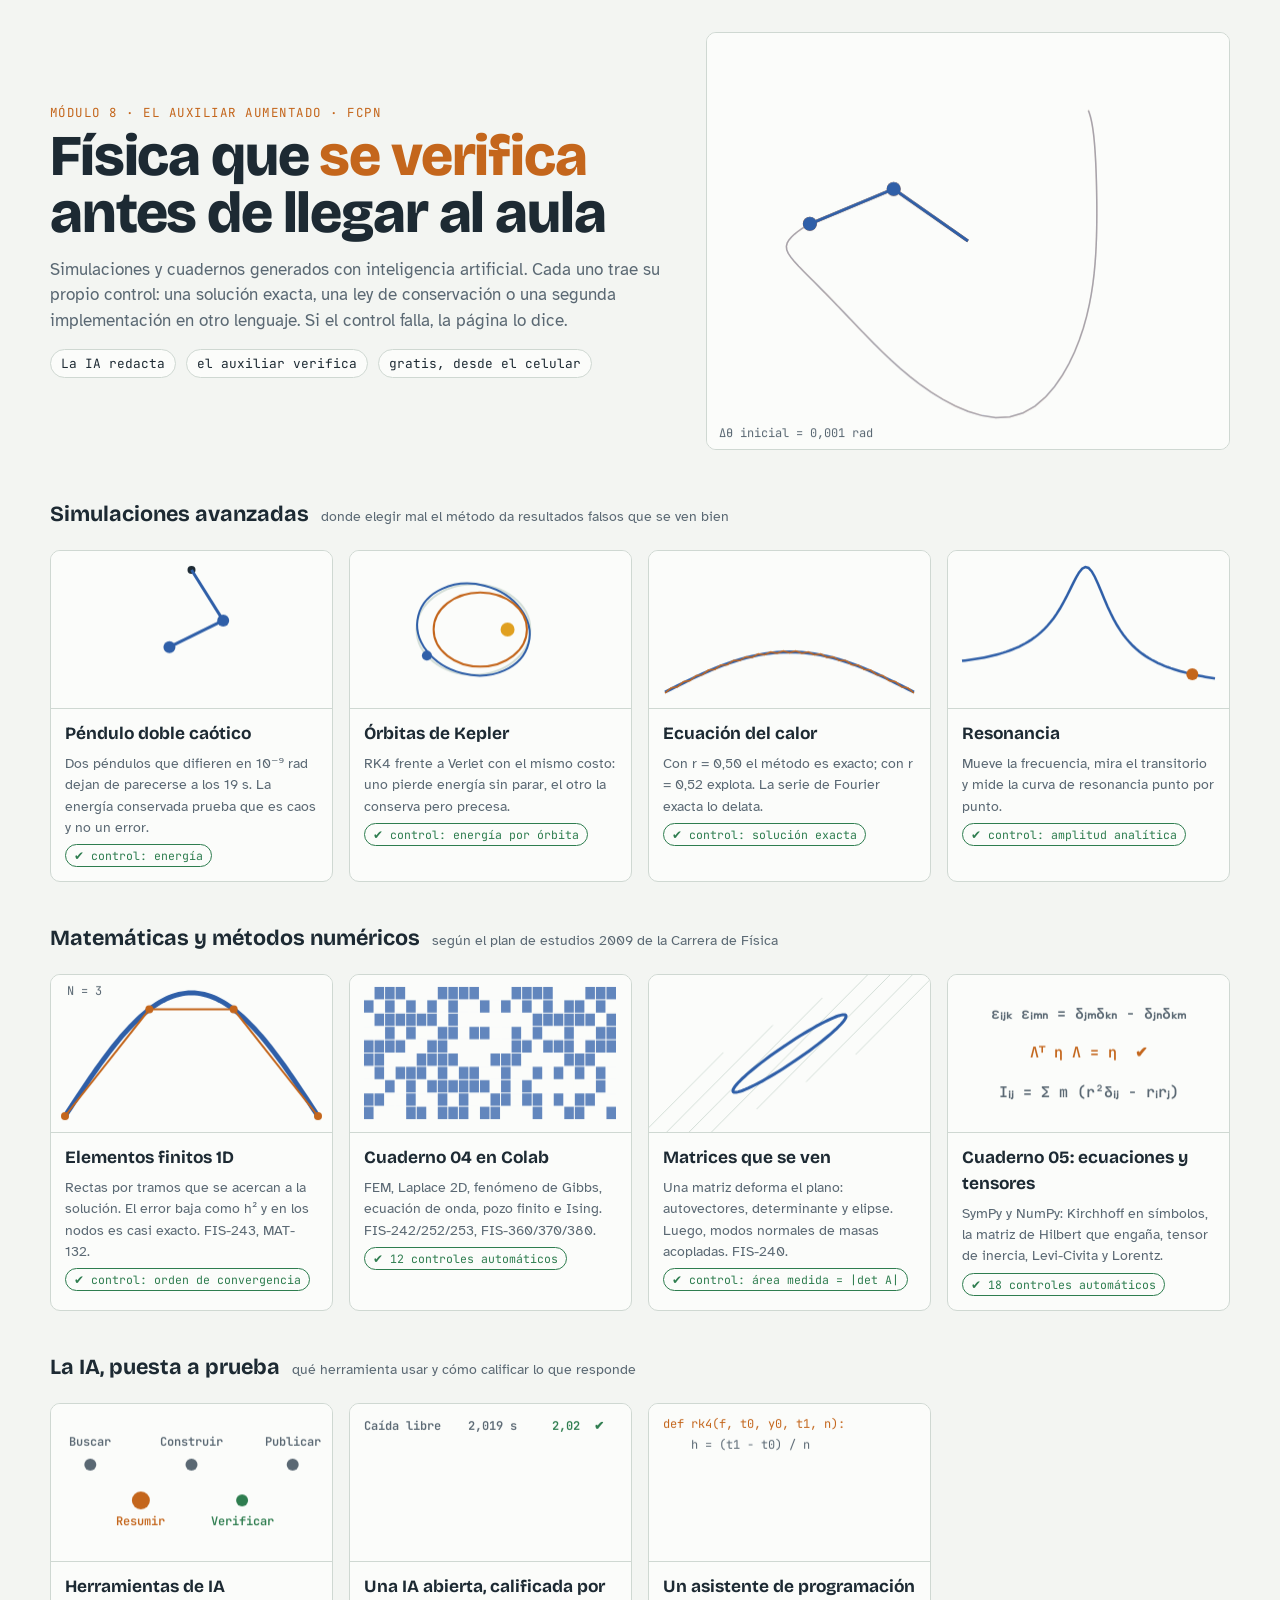
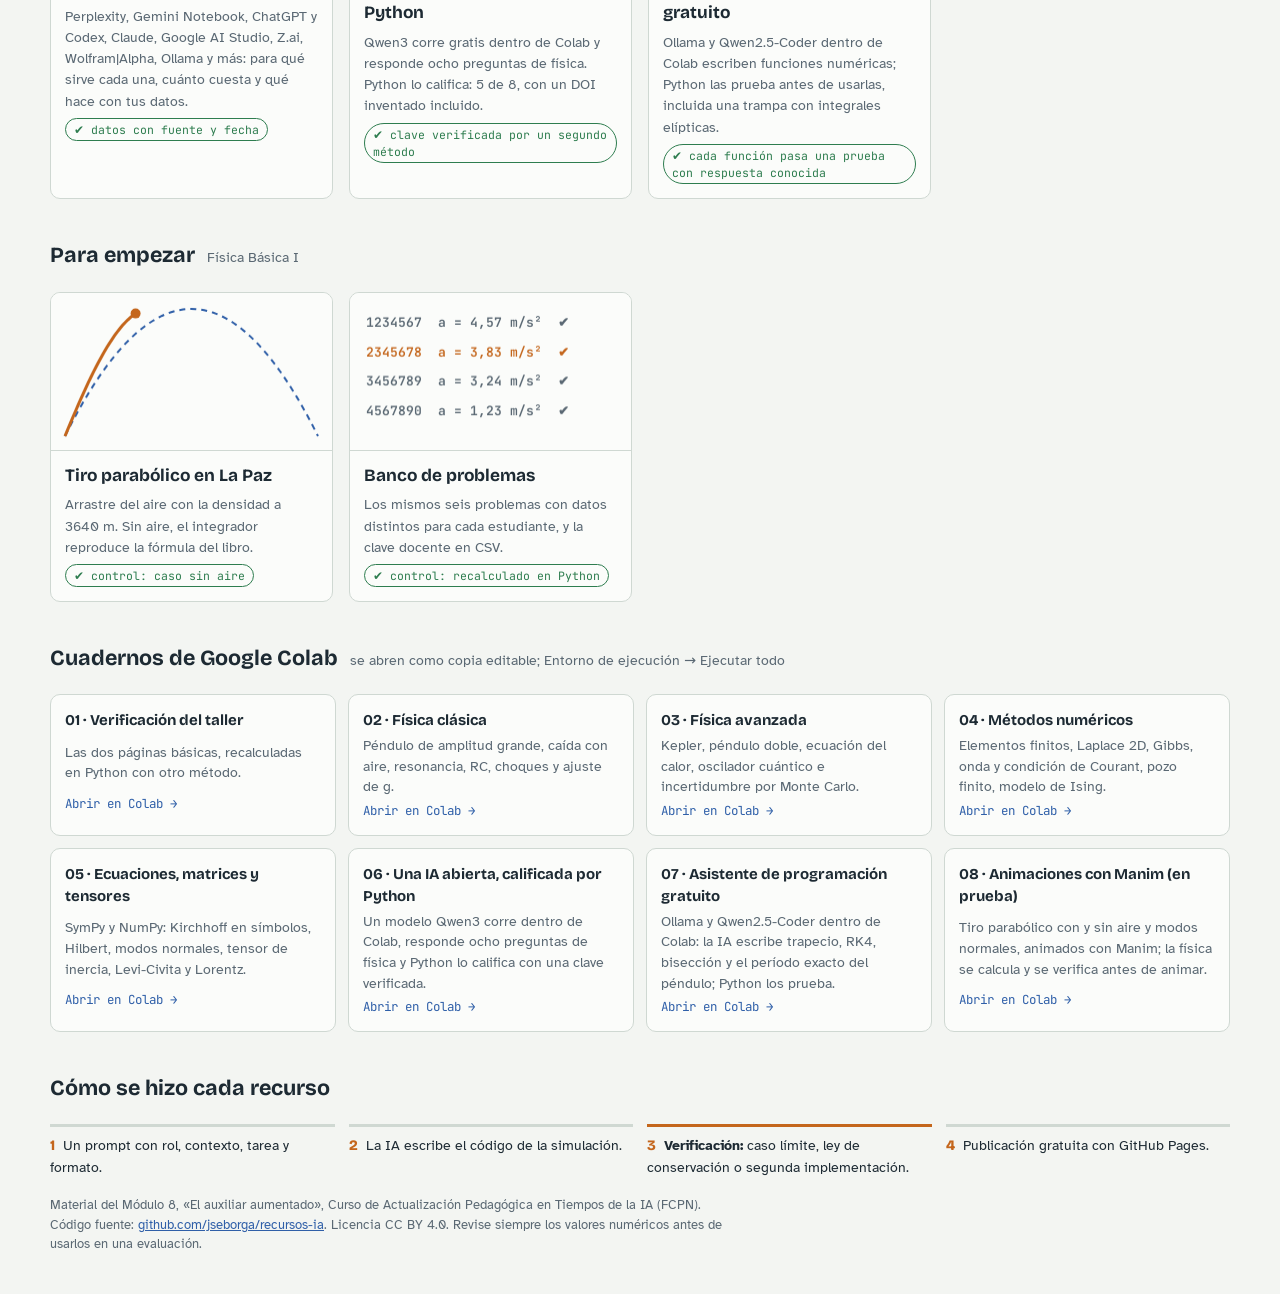
<file: docs/index.html>
<!doctype html>
<html lang="es">
<head>
<meta charset="utf-8">
<meta name="viewport" content="width=device-width, initial-scale=1, viewport-fit=cover">
<title>Recursos de Física con IA</title>
<meta name="description" content="Simulaciones de física hechas con IA y verificadas: tiro parabólico, péndulo doble, órbitas de Kepler, ecuación del calor, resonancia, elementos finitos, cuadernos de Google Colab y una guía de herramientas de IA.">
<link rel="stylesheet" href="https://fonts.googleapis.com/css2?family=Bricolage+Grotesque:opsz,wght@12..96,600;12..96,800&family=Atkinson+Hyperlegible:wght@400;700&family=JetBrains+Mono:wght@400;600&display=swap">
<link rel="stylesheet" href="assets/base.css">
<style>
  .hero{display:grid;grid-template-columns:1.2fr 1fr;gap:28px;align-items:center;padding-block:12px 8px}
  @media (max-width:860px){.hero{grid-template-columns:1fr}}
  .kicker{font-family:var(--f-mono);font-size:.78rem;letter-spacing:.12em;text-transform:uppercase;color:var(--b);margin:0}
  .hero h1{font-family:var(--f-display);font-weight:800;font-size:clamp(2.1rem,5.4vw,3.6rem);line-height:1;margin:.3rem 0 0;letter-spacing:-.02em;text-wrap:balance}
  .hero h1 em{font-style:normal;color:var(--b)}
  .hero p.lead{color:var(--muted);font-size:1.05rem;max-width:58ch;margin:.9rem 0 0}
  .rule{display:flex;gap:10px;flex-wrap:wrap;margin-top:1rem}
  .rule span{font-family:var(--f-mono);font-size:.8rem;border:1px solid var(--line);border-radius:999px;padding:4px 10px;background:var(--sheet)}
  .hero canvas{border:1px solid var(--line);border-radius:10px;background:var(--sheet)}
  h2.sec{font-family:var(--f-display);font-size:1.35rem;margin:22px 0 2px;display:flex;align-items:baseline;gap:12px}
  h2.sec small{font-family:var(--f-body);font-weight:400;font-size:.9rem;color:var(--muted)}
  .grid{display:grid;grid-template-columns:repeat(auto-fill,minmax(260px,1fr));gap:16px}
  .card{display:grid;grid-template-rows:auto 1fr;background:var(--sheet);border:1px solid var(--line);border-radius:10px;overflow:hidden;color:inherit;text-decoration:none;transition:border-color .15s, transform .15s}
  .card:hover,.card:focus-visible{border-color:var(--b);transform:translateY(-2px);outline:none}
  .card canvas{aspect-ratio:16/9;width:100%;height:auto;border-bottom:1px solid var(--line)}
  .card .body{padding:12px 14px 14px;display:grid;gap:6px;align-content:start}
  .card h3{font-family:var(--f-display);font-size:1.08rem;margin:0}
  .card p{margin:0;font-size:.88rem;color:var(--muted)}
  .tag{justify-self:start;font-family:var(--f-mono);font-size:.72rem;padding:2px 8px;border-radius:999px;border:1px solid var(--line)}
  .tag.ok{color:var(--ok);border-color:currentColor}
  .nb{display:grid;grid-template-columns:repeat(auto-fill,minmax(260px,1fr));gap:12px}
  .nb a{display:grid;gap:4px;background:var(--sheet);border:1px solid var(--line);border-radius:10px;padding:14px;color:inherit;text-decoration:none}
  .nb a:hover,.nb a:focus-visible{border-color:var(--a);outline:none}
  .nb strong{font-family:var(--f-display)}
  .nb span{font-size:.86rem;color:var(--muted)}
  .nb .go{font-family:var(--f-mono);font-size:.78rem;color:var(--a)}
  .method{display:grid;grid-template-columns:repeat(auto-fit,minmax(200px,1fr));gap:14px;counter-reset:m}
  .method div{border-top:3px solid var(--line);padding-top:8px;font-size:.9rem;counter-increment:m}
  .method div::before{content:counter(m);font-family:var(--f-display);font-weight:800;color:var(--b);margin-right:8px}
  .method div.key{border-color:var(--b)}
</style>
</head>
<body>
<div class="wrap">
  <section class="hero">
    <div>
      <p class="kicker">Módulo 8 · El auxiliar aumentado · FCPN</p>
      <h1>Física que <em>se verifica</em> antes de llegar al aula</h1>
      <p class="lead">Simulaciones y cuadernos generados con inteligencia artificial. Cada uno trae su propio control: una solución exacta, una ley de conservación o una segunda implementación en otro lenguaje. Si el control falla, la página lo dice.</p>
      <div class="rule"><span>La IA redacta</span><span>el auxiliar verifica</span><span>gratis, desde el celular</span></div>
    </div>
    <canvas id="hero" role="img" aria-label="Animación: un péndulo doble y su trayectoria caótica"></canvas>
  </section>

  <h2 class="sec">Simulaciones avanzadas <small>donde elegir mal el método da resultados falsos que se ven bien</small></h2>
  <div class="grid">
    <a class="card" href="pendulo-doble/"><canvas data-prev="pendulo"></canvas><div class="body"><h3>Péndulo doble caótico</h3><p>Dos péndulos que difieren en 10⁻⁹ rad dejan de parecerse a los 19 s. La energía conservada prueba que es caos y no un error.</p><span class="tag ok">✔ control: energía</span></div></a>
    <a class="card" href="orbitas/"><canvas data-prev="orbita"></canvas><div class="body"><h3>Órbitas de Kepler</h3><p>RK4 frente a Verlet con el mismo costo: uno pierde energía sin parar, el otro la conserva pero precesa.</p><span class="tag ok">✔ control: energía por órbita</span></div></a>
    <a class="card" href="calor/"><canvas data-prev="calor"></canvas><div class="body"><h3>Ecuación del calor</h3><p>Con r = 0,50 el método es exacto; con r = 0,52 explota. La serie de Fourier exacta lo delata.</p><span class="tag ok">✔ control: solución exacta</span></div></a>
    <a class="card" href="resonancia/"><canvas data-prev="resonancia"></canvas><div class="body"><h3>Resonancia</h3><p>Mueve la frecuencia, mira el transitorio y mide la curva de resonancia punto por punto.</p><span class="tag ok">✔ control: amplitud analítica</span></div></a>
  </div>

  <h2 class="sec">Matemáticas y métodos numéricos <small>según el plan de estudios 2009 de la Carrera de Física</small></h2>
  <div class="grid">
    <a class="card" href="elementos-finitos/"><canvas data-prev="fem"></canvas><div class="body"><h3>Elementos finitos 1D</h3><p>Rectas por tramos que se acercan a la solución. El error baja como h² y en los nodos es casi exacto. FIS-243, MAT-132.</p><span class="tag ok">✔ control: orden de convergencia</span></div></a>
    <a class="card" href="https://colab.research.google.com/github/jseborga/recursos-ia/blob/main/notebooks/04_metodos_numericos.ipynb"><canvas data-prev="metodos"></canvas><div class="body"><h3>Cuaderno 04 en Colab</h3><p>FEM, Laplace 2D, fenómeno de Gibbs, ecuación de onda, pozo finito e Ising. FIS-242/252/253, FIS-360/370/380.</p><span class="tag ok">✔ 12 controles automáticos</span></div></a>
    <a class="card" href="algebra-lineal/"><canvas data-prev="matriz"></canvas><div class="body"><h3>Matrices que se ven</h3><p>Una matriz deforma el plano: autovectores, determinante y elipse. Luego, modos normales de masas acopladas. FIS-240.</p><span class="tag ok">✔ control: área medida = |det A|</span></div></a>
    <a class="card" href="https://colab.research.google.com/github/jseborga/recursos-ia/blob/main/notebooks/05_matrices_tensores.ipynb"><canvas data-prev="tensor"></canvas><div class="body"><h3>Cuaderno 05: ecuaciones y tensores</h3><p>SymPy y NumPy: Kirchhoff en símbolos, la matriz de Hilbert que engaña, tensor de inercia, Levi-Civita y Lorentz.</p><span class="tag ok">✔ 18 controles automáticos</span></div></a>
  </div>

  <h2 class="sec">La IA, puesta a prueba <small>qué herramienta usar y cómo calificar lo que responde</small></h2>
  <div class="grid">
    <a class="card" href="herramientas/"><canvas data-prev="flujo"></canvas><div class="body"><h3>Herramientas de IA</h3><p>Perplexity, Gemini Notebook, ChatGPT y Codex, Claude, Google AI Studio, Z.ai, Wolfram|Alpha, Ollama y más: para qué sirve cada una, cuánto cuesta y qué hace con tus datos.</p><span class="tag ok">✔ datos con fuente y fecha</span></div></a>
    <a class="card" href="https://colab.research.google.com/github/jseborga/recursos-ia/blob/main/notebooks/06_ia_abierta.ipynb"><canvas data-prev="examen"></canvas><div class="body"><h3>Una IA abierta, calificada por Python</h3><p>Qwen3 corre gratis dentro de Colab y responde ocho preguntas de física. Python lo califica: 5 de 8, con un DOI inventado incluido.</p><span class="tag ok">✔ clave verificada por un segundo método</span></div></a>
    <a class="card" href="https://colab.research.google.com/github/jseborga/recursos-ia/blob/main/notebooks/07_asistente_programacion.ipynb"><canvas data-prev="codigo"></canvas><div class="body"><h3>Un asistente de programación gratuito</h3><p>Ollama y Qwen2.5-Coder dentro de Colab escriben funciones numéricas; Python las prueba antes de usarlas, incluida una trampa con integrales elípticas.</p><span class="tag ok">✔ cada función pasa una prueba con respuesta conocida</span></div></a>
  </div>

  <h2 class="sec">Para empezar <small>Física Básica I</small></h2>
  <div class="grid">
    <a class="card" href="tiro-parabolico/"><canvas data-prev="tiro"></canvas><div class="body"><h3>Tiro parabólico en La Paz</h3><p>Arrastre del aire con la densidad a 3640 m. Sin aire, el integrador reproduce la fórmula del libro.</p><span class="tag ok">✔ control: caso sin aire</span></div></a>
    <a class="card" href="banco-problemas/"><canvas data-prev="banco"></canvas><div class="body"><h3>Banco de problemas</h3><p>Los mismos seis problemas con datos distintos para cada estudiante, y la clave docente en CSV.</p><span class="tag ok">✔ control: recalculado en Python</span></div></a>
  </div>

  <h2 class="sec">Cuadernos de Google Colab <small>se abren como copia editable; Entorno de ejecución → Ejecutar todo</small></h2>
  <div class="nb">
    <a href="https://colab.research.google.com/github/jseborga/recursos-ia/blob/main/notebooks/01_verificacion_taller.ipynb"><strong>01 · Verificación del taller</strong><span>Las dos páginas básicas, recalculadas en Python con otro método.</span><span class="go">Abrir en Colab →</span></a>
    <a href="https://colab.research.google.com/github/jseborga/recursos-ia/blob/main/notebooks/02_fisica_clasica.ipynb"><strong>02 · Física clásica</strong><span>Péndulo de amplitud grande, caída con aire, resonancia, RC, choques y ajuste de g.</span><span class="go">Abrir en Colab →</span></a>
    <a href="https://colab.research.google.com/github/jseborga/recursos-ia/blob/main/notebooks/03_fisica_avanzada.ipynb"><strong>03 · Física avanzada</strong><span>Kepler, péndulo doble, ecuación del calor, oscilador cuántico e incertidumbre por Monte Carlo.</span><span class="go">Abrir en Colab →</span></a>
    <a href="https://colab.research.google.com/github/jseborga/recursos-ia/blob/main/notebooks/04_metodos_numericos.ipynb"><strong>04 · Métodos numéricos</strong><span>Elementos finitos, Laplace 2D, Gibbs, onda y condición de Courant, pozo finito, modelo de Ising.</span><span class="go">Abrir en Colab →</span></a>
    <a href="https://colab.research.google.com/github/jseborga/recursos-ia/blob/main/notebooks/05_matrices_tensores.ipynb"><strong>05 · Ecuaciones, matrices y tensores</strong><span>SymPy y NumPy: Kirchhoff en símbolos, Hilbert, modos normales, tensor de inercia, Levi-Civita y Lorentz.</span><span class="go">Abrir en Colab →</span></a>
    <a href="https://colab.research.google.com/github/jseborga/recursos-ia/blob/main/notebooks/06_ia_abierta.ipynb"><strong>06 · Una IA abierta, calificada por Python</strong><span>Un modelo Qwen3 corre dentro de Colab, responde ocho preguntas de física y Python lo califica con una clave verificada.</span><span class="go">Abrir en Colab →</span></a>
    <a href="https://colab.research.google.com/github/jseborga/recursos-ia/blob/main/notebooks/07_asistente_programacion.ipynb"><strong>07 · Asistente de programación gratuito</strong><span>Ollama y Qwen2.5-Coder dentro de Colab: la IA escribe trapecio, RK4, bisección y el período exacto del péndulo; Python los prueba.</span><span class="go">Abrir en Colab →</span></a>
    <a href="https://colab.research.google.com/github/jseborga/recursos-ia/blob/main/notebooks/08_animaciones_manim.ipynb"><strong>08 · Animaciones con Manim (en prueba)</strong><span>Tiro parabólico con y sin aire y modos normales, animados con Manim; la física se calcula y se verifica antes de animar.</span><span class="go">Abrir en Colab →</span></a>
  </div>

  <h2 class="sec">Cómo se hizo cada recurso</h2>
  <div class="method">
    <div>Un prompt con rol, contexto, tarea y formato.</div>
    <div>La IA escribe el código de la simulación.</div>
    <div class="key"><strong>Verificación:</strong> caso límite, ley de conservación o segunda implementación.</div>
    <div>Publicación gratuita con GitHub Pages.</div>
  </div>

  <footer>Material del Módulo 8, «El auxiliar aumentado», Curso de Actualización Pedagógica en Tiempos de la IA (FCPN). Código fuente: <a href="https://github.com/jseborga/recursos-ia">github.com/jseborga/recursos-ia</a>. Licencia CC BY 4.0. Revise siempre los valores numéricos antes de usarlos en una evaluación.</footer>
</div>

<script src="assets/plot.js"></script>
<script>
(function () {
  const still = Lab.reduced();
  // --- Héroe: péndulo doble con estela (física real, RK4) ---
  const g = 9.81;
  function d(s) { const [a, wa, b, wb] = s, dd = b - a, c = Math.cos(dd), sn = Math.sin(dd), den = 2 - c * c;
    return [wa, (wa * wa * sn * c + g * Math.sin(b) * c + wb * wb * sn - 2 * g * Math.sin(a)) / den, wb, (-wb * wb * sn * c + 2 * (g * Math.sin(a) * c - wa * wa * sn - g * Math.sin(b))) / den]; }
  function rk(s, h) { const k1 = d(s), k2 = d(s.map((x, i) => x + h / 2 * k1[i])), k3 = d(s.map((x, i) => x + h / 2 * k2[i])), k4 = d(s.map((x, i) => x + h * k3[i])); return s.map((x, i) => x + h / 6 * (k1[i] + 2 * k2[i] + 2 * k3[i] + k4[i])); }
  let P = [2.2, 0, 2.6, 0], Q = [2.2 + 1e-3, 0, 2.6, 0], tr = [[], []];
  const hero = document.getElementById("hero");
  function heroDraw() {
    const { ctx, w, h } = Lab.fit(hero, 1.25); ctx.fillStyle = Lab.css("--sheet"); ctx.fillRect(0, 0, w, h);
    const sc = Math.min(w, h) / 4.6, ox = w / 2, oy = h / 2;
    [[Q, "--b", tr[1]], [P, "--a", tr[0]]].forEach(([s, c, t]) => {
      const x1 = Math.sin(s[0]), y1 = Math.cos(s[0]), x2 = x1 + Math.sin(s[2]), y2 = y1 + Math.cos(s[2]);
      t.push([x2, y2]); if (t.length > 260) t.shift();
      ctx.strokeStyle = Lab.css(c); ctx.globalAlpha = .35; ctx.lineWidth = 1.5; ctx.beginPath();
      t.forEach((p, i) => i ? ctx.lineTo(ox + p[0] * sc, oy + p[1] * sc) : ctx.moveTo(ox + p[0] * sc, oy + p[1] * sc)); ctx.stroke(); ctx.globalAlpha = 1;
      ctx.lineWidth = 3; ctx.beginPath(); ctx.moveTo(ox, oy); ctx.lineTo(ox + x1 * sc, oy + y1 * sc); ctx.lineTo(ox + x2 * sc, oy + y2 * sc); ctx.stroke();
      ctx.fillStyle = Lab.css(c); [[x1, y1], [x2, y2]].forEach(p => { ctx.beginPath(); ctx.arc(ox + p[0] * sc, oy + p[1] * sc, 7, 0, 7); ctx.fill(); });
    });
    ctx.fillStyle = Lab.css("--muted"); ctx.font = "12px 'JetBrains Mono', monospace"; ctx.fillText("Δθ inicial = 0,001 rad", 12, h - 12);
  }
  // --- Vistas previas de las tarjetas ---
  const prev = {
    pendulo(ctx, w, h, t) { const a = 0.8 * Math.sin(t * 1.3), b = 1.3 * Math.sin(t * 2.1 + 1) + 0.4 * Math.sin(t * 3.7); const ox = w / 2, oy = h * .12, L = h * .38;
      ctx.fillStyle = Lab.css("--ink"); ctx.beginPath(); ctx.arc(ox, oy, 4, 0, 7); ctx.fill();
      const x1 = ox + L * Math.sin(a), y1 = oy + L * Math.cos(a), x2 = x1 + L * Math.sin(b), y2 = y1 + L * Math.cos(b);
      ctx.strokeStyle = Lab.css("--a"); ctx.lineWidth = 3; ctx.beginPath(); ctx.moveTo(ox, oy); ctx.lineTo(x1, y1); ctx.lineTo(x2, y2); ctx.stroke();
      ctx.fillStyle = Lab.css("--a"); [[x1, y1], [x2, y2]].forEach(p => { ctx.beginPath(); ctx.arc(p[0], p[1], 6, 0, 7); ctx.fill(); }); },
    orbita(ctx, w, h, t) { const e = .6, a = h * .36, b = a * Math.sqrt(1 - e * e), cx = w / 2 + a * e * .5, cy = h / 2;
      ctx.strokeStyle = Lab.css("--grid"); ctx.beginPath(); ctx.ellipse(cx - a * e, cy, a, b, 0, 0, 7); ctx.stroke();
      ctx.strokeStyle = Lab.css("--a"); ctx.lineWidth = 2; ctx.beginPath(); ctx.ellipse(cx - a * e, cy, a, b, .25, 0, 7); ctx.stroke();
      ctx.strokeStyle = Lab.css("--b"); ctx.beginPath(); ctx.ellipse(cx - a * e * .8, cy, a * .82, b * .82, 0, 0, 7); ctx.stroke();
      ctx.fillStyle = "#e0a020"; ctx.beginPath(); ctx.arc(cx, cy, 7, 0, 7); ctx.fill();
      let M = t * 1.2, E = M; for (let i = 0; i < 6; i++) E = M + e * Math.sin(E);
      ctx.fillStyle = Lab.css("--a"); ctx.beginPath(); ctx.arc(cx - a * e + a * Math.cos(E), cy + b * Math.sin(E), 5, 0, 7); ctx.fill(); },
    calor(ctx, w, h, t) { const n = 41, k = Math.exp(-((t % 6) / 6) * 3);
      ctx.strokeStyle = Lab.css("--a"); ctx.lineWidth = 3; ctx.beginPath();
      for (let i = 0; i < n; i++) { const x = i / (n - 1), y = 0.5 * Math.sin(Math.PI * x) * k; const px = 16 + x * (w - 32), py = h - 16 - y * (h - 32) * 1.6; i ? ctx.lineTo(px, py) : ctx.moveTo(px, py); } ctx.stroke();
      ctx.strokeStyle = Lab.css("--b"); ctx.lineWidth = 1.5; ctx.beginPath();
      for (let i = 0; i < n; i++) { const x = i / (n - 1), y = 0.5 * Math.sin(Math.PI * x) * k + (i % 2 ? 1 : -1) * 0.18 * Math.min(1, (t % 6) / 6) ** 3; const px = 16 + x * (w - 32), py = h - 16 - y * (h - 32) * 1.6; i ? ctx.lineTo(px, py) : ctx.moveTo(px, py); } ctx.stroke(); },
    resonancia(ctx, w, h, t) { const A = r => 1 / Math.sqrt((1 - r * r) ** 2 + 4 * .12 * .12 * r * r);
      ctx.strokeStyle = Lab.css("--a"); ctx.lineWidth = 2.5; ctx.beginPath();
      for (let i = 0; i <= 80; i++) { const r = .3 + 1.4 * i / 80, px = 14 + (w - 28) * i / 80, py = h - 14 - (A(r) / A(.985)) * (h - 30); i ? ctx.lineTo(px, py) : ctx.moveTo(px, py); } ctx.stroke();
      const r = 1 + .6 * Math.sin(t * .7), px = 14 + (w - 28) * (r - .3) / 1.4, py = h - 14 - (A(r) / A(.985)) * (h - 30);
      ctx.fillStyle = Lab.css("--b"); ctx.beginPath(); ctx.arc(px, py, 6, 0, 7); ctx.fill(); },
    tiro(ctx, w, h, t) { const T = (t % 4) / 4;
      ctx.strokeStyle = Lab.css("--a"); ctx.setLineDash([6, 5]); ctx.lineWidth = 2; ctx.beginPath();
      for (let i = 0; i <= 60; i++) { const s = i / 60, px = 14 + s * (w - 28), py = h - 14 - 4 * s * (1 - s) * (h - 30); i ? ctx.lineTo(px, py) : ctx.moveTo(px, py); } ctx.stroke(); ctx.setLineDash([]);
      ctx.strokeStyle = Lab.css("--b"); ctx.lineWidth = 3; ctx.beginPath(); let lx = 0, ly = 0;
      for (let i = 0; i <= 60 * T; i++) { const s = i / 60, px = 14 + s * .62 * (w - 28), py = h - 14 - 3.3 * s * (1 - s ** 1.6) * (h - 30) * .9; i ? ctx.lineTo(px, py) : ctx.moveTo(px, py); lx = px; ly = py; } ctx.stroke();
      ctx.fillStyle = Lab.css("--b"); ctx.beginPath(); ctx.arc(lx, ly, 5, 0, 7); ctx.fill(); },
    matriz(ctx, w, h, t) { const th = .6 * Math.sin(t * .5), A = [1.2 + .3 * Math.cos(t * .4), .6 + .4 * th, .6 + .4 * th, .8], ox = w / 2, oy = h / 2, S = h * .22;
      ctx.strokeStyle = Lab.css("--grid"); for (let i = -3; i <= 3; i++) { ctx.beginPath(); ctx.moveTo(ox + S * (A[0] * i - A[1] * 3), oy - S * (A[2] * i - A[3] * 3)); ctx.lineTo(ox + S * (A[0] * i + A[1] * 3), oy - S * (A[2] * i + A[3] * 3)); ctx.stroke(); }
      ctx.strokeStyle = Lab.css("--a"); ctx.lineWidth = 3; ctx.beginPath();
      for (let k = 0; k <= 80; k++) { const a = 2 * Math.PI * k / 80, x = A[0] * Math.cos(a) + A[1] * Math.sin(a), y = A[2] * Math.cos(a) + A[3] * Math.sin(a); k ? ctx.lineTo(ox + S * x, oy - S * y) : ctx.moveTo(ox + S * x, oy - S * y); } ctx.stroke(); ctx.lineWidth = 1; },
    tensor(ctx, w, h, t) { ctx.font = "600 15px 'JetBrains Mono', monospace"; ctx.textAlign = "center"; ctx.textBaseline = "middle";
      const rows = ["εᵢⱼₖ εᵢₘₙ = δⱼₘδₖₙ − δⱼₙδₖₘ", "Λᵀ η Λ = η", "Iᵢⱼ = Σ m (r²δᵢⱼ − rᵢrⱼ)"], k = Math.floor(t * .7) % 3;
      rows.forEach((r, i) => { ctx.fillStyle = Lab.css(i === k ? "--b" : "--muted"); ctx.fillText(r + (i === k ? "  ✔" : ""), w / 2, h * (i + 1) / 4); });
      ctx.textAlign = "left"; ctx.textBaseline = "alphabetic"; },
    examen(ctx, w, h, t) { const rows = [["Caída libre", "2,019 s", "2,02", 1], ["Péndulo", "2,009 s", "6,33", 0], ["Escape", "11,19 km/s", "8980", 0], ["0,8c ⊕ 0,8c", "0,9756c", "0,9804", 0], ["Paralelo", "2 Ω", "2", 1]];
      const k = Math.floor(t * .9) % (rows.length + 2); ctx.font = "600 12px 'JetBrains Mono', monospace";
      rows.forEach((r, i) => { if (i >= k) return; const y = 26 + i * (h - 34) / rows.length;
        ctx.fillStyle = Lab.css("--muted"); ctx.fillText(r[0], 14, y); ctx.fillText(r[1], w * .42, y);
        ctx.fillStyle = Lab.css(r[3] ? "--ok" : "--b"); ctx.fillText(r[2] + (r[3] ? "  ✔" : "  ✘"), w * .72, y); }); },
    codigo(ctx, w, h, t) { const L = ["def rk4(f, t0, y0, t1, n):", "    h = (t1 - t0) / n", "    for _ in range(n):", "        k1 = f(t, y) ...", "", "✔ error 3,1 × 10⁻¹¹"];
      const k = Math.floor(t * 1.2) % (L.length + 3); ctx.font = "12px 'JetBrains Mono', monospace";
      L.forEach((l, i) => { if (i >= k) return; ctx.fillStyle = Lab.css(i === L.length - 1 ? "--ok" : i === 0 ? "--b" : "--muted"); ctx.fillText(l, 14, 24 + i * (h - 30) / L.length); }); },
    fem(ctx, w, h, t) { const N = 2 + Math.floor(t * .7) % 9, X = x => 14 + x * (w - 28), Y = y => h - 16 - y * (h - 34);
      ctx.strokeStyle = Lab.css("--a"); ctx.lineWidth = 5; ctx.beginPath();
      for (let i = 0; i <= 80; i++) { const x = i / 80; i ? ctx.lineTo(X(x), Y(Math.sin(Math.PI * x))) : ctx.moveTo(X(x), Y(0)); } ctx.stroke();
      ctx.strokeStyle = Lab.css("--b"); ctx.fillStyle = Lab.css("--b"); ctx.lineWidth = 2; ctx.beginPath();
      for (let i = 0; i <= N; i++) { const x = i / N; i ? ctx.lineTo(X(x), Y(Math.sin(Math.PI * x))) : ctx.moveTo(X(x), Y(0)); } ctx.stroke();
      for (let i = 0; i <= N; i++) { const x = i / N; ctx.beginPath(); ctx.arc(X(x), Y(Math.sin(Math.PI * x)), 4, 0, 7); ctx.fill(); }
      ctx.fillStyle = Lab.css("--muted"); ctx.font = "12px 'JetBrains Mono', monospace"; ctx.fillText("N = " + N, 16, 20); },
    metodos(ctx, w, h, t) { const n = 24, cw = (w - 28) / n, ch = (h - 24) / 10, ph = t * .5;
      for (let j = 0; j < 10; j++) for (let i = 0; i < n; i++) { const s = Math.sin(i * .9 + j * 1.7 + Math.floor(ph * 3) * (i * j % 5)) > 0;
        ctx.fillStyle = Lab.css(s ? "--a" : "--sheet"); ctx.globalAlpha = s ? .75 : 1; ctx.fillRect(14 + i * cw, 12 + j * ch, cw - 1, ch - 1); } ctx.globalAlpha = 1; },
    flujo(ctx, w, h, t) { const lab = ["Buscar", "Resumir", "Construir", "Verificar", "Publicar"], k = Math.floor(t * .8) % 5;
      ctx.font = "600 12px 'JetBrains Mono', monospace"; ctx.textAlign = "center"; ctx.textBaseline = "middle";
      lab.forEach((s, i) => { const cx = 14 + (w - 28) * (i + .5) / 5, cy = h / 2 + (i % 2 ? 18 : -18);
        ctx.fillStyle = Lab.css(i === 3 ? "--ok" : i === k ? "--b" : "--muted"); ctx.beginPath(); ctx.arc(cx, cy, i === k ? 9 : 6, 0, 7); ctx.fill();
        ctx.fillText(s, cx, cy + (i % 2 ? 22 : -22)); });
      ctx.textAlign = "left"; ctx.textBaseline = "alphabetic"; },
    banco(ctx, w, h, t) { ctx.font = "600 13px 'JetBrains Mono', monospace"; const rows = ["1234567  a = 4,57 m/s²  ✔", "2345678  a = 3,83 m/s²  ✔", "3456789  a = 3,24 m/s²  ✔", "4567890  a = 1,23 m/s²  ✔"];
      const k = Math.floor(t * .8) % 4; rows.forEach((r, i) => { ctx.fillStyle = Lab.css(i === k ? "--b" : "--muted"); ctx.fillText(r, 16, 34 + i * (h - 40) / 4); }); }
  };
  const cards = [...document.querySelectorAll("canvas[data-prev]")];
  function drawCards(t) { cards.forEach(cv => { const { ctx, w, h } = Lab.fit(cv, 16 / 9); ctx.fillStyle = Lab.css("--sheet"); ctx.fillRect(0, 0, w, h); prev[cv.dataset.prev](ctx, w, h, t); }); }
  let t0 = performance.now();
  function frame(now) {
    for (let i = 0; i < 8; i++) { P = rk(P, .002); Q = rk(Q, .002); }
    heroDraw(); drawCards((now - t0) / 1000);
    if (!still) requestAnimationFrame(frame);
  }
  if (still) { for (let i = 0; i < 2000; i++) { P = rk(P, .002); Q = rk(Q, .002); } }
  requestAnimationFrame(frame);
  window.addEventListener("resize", () => { heroDraw(); drawCards((performance.now() - t0) / 1000); });
})();
</script>
</body>
</html>
</file>
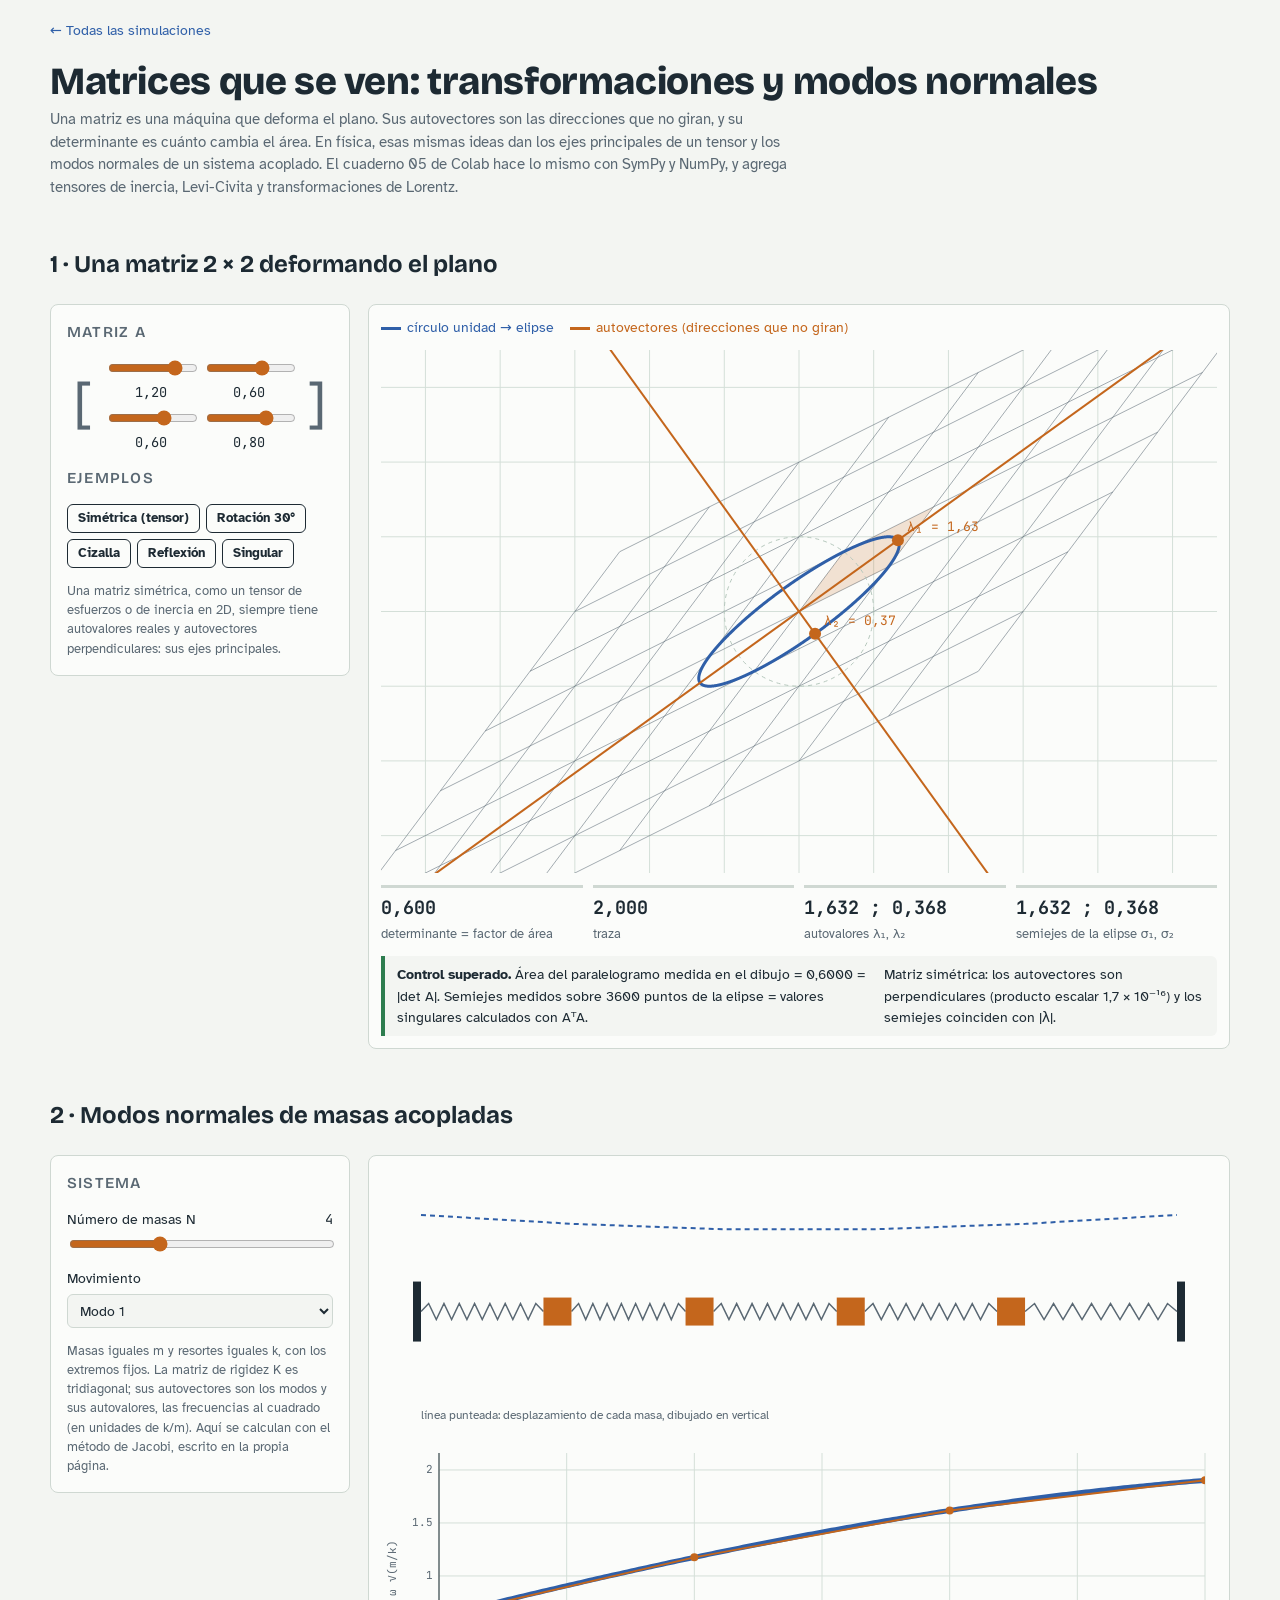
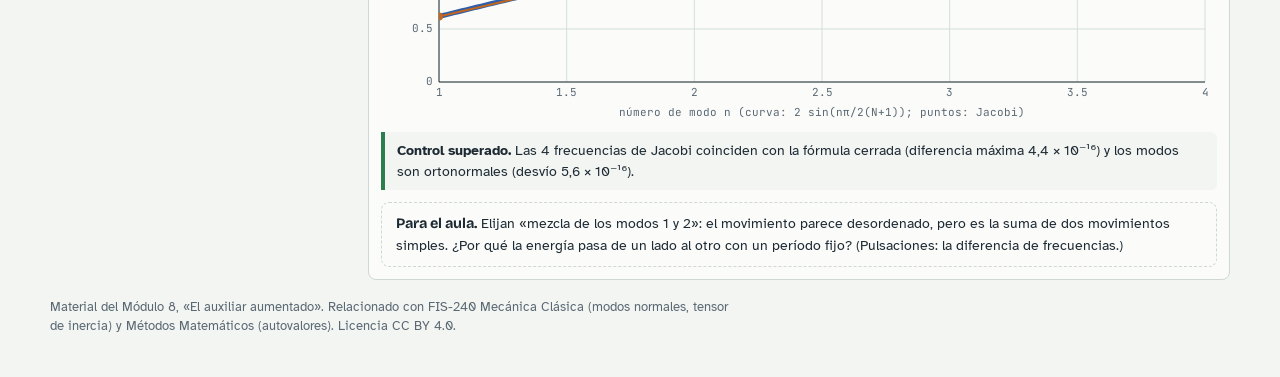
<file: docs/algebra-lineal/index.html>
<!doctype html>
<html lang="es">
<head>
<meta charset="utf-8">
<meta name="viewport" content="width=device-width, initial-scale=1, viewport-fit=cover">
<title>Matrices y Modos Normales</title>
<link rel="stylesheet" href="https://fonts.googleapis.com/css2?family=Bricolage+Grotesque:opsz,wght@12..96,600;12..96,800&family=Atkinson+Hyperlegible:wght@400;700&family=JetBrains+Mono:wght@400;600&display=swap">
<link rel="stylesheet" href="../assets/base.css">
<style>
  .mat{display:grid;grid-template-columns:auto 1fr 1fr auto;gap:6px 8px;align-items:center;font-family:var(--f-mono)}
  .mat .br{font-size:3.2rem;line-height:1;color:var(--muted);grid-row:span 2}
  .mat input{width:100%}
  .mat output{display:block;text-align:center;font-size:.85rem}
  .presets{display:flex;flex-wrap:wrap;gap:6px}
  .presets button{font-size:.8rem;padding:4px 10px}
  h2.part{font-family:var(--f-display);font-size:1.5rem;margin:30px 0 4px}
</style>
</head>
<body>
<div class="wrap">
  <a class="back" href="../">← Todas las simulaciones</a>
  <header>
    <h1>Matrices que se ven: transformaciones y modos normales</h1>
    <p>Una matriz es una máquina que deforma el plano. Sus autovectores son las direcciones que no giran, y su determinante es cuánto cambia el área. En física, esas mismas ideas dan los ejes principales de un tensor y los modos normales de un sistema acoplado. El cuaderno 05 de Colab hace lo mismo con SymPy y NumPy, y agrega tensores de inercia, Levi-Civita y transformaciones de Lorentz.</p>
  </header>

  <h2 class="part">1 · Una matriz 2 × 2 deformando el plano</h2>
  <div class="main">
    <section class="panel" aria-label="Matriz">
      <h2>Matriz A</h2>
      <div class="mat">
        <span class="br">[</span>
        <label><input id="a" type="range" min="-2" max="2" step="0.05" value="1.2"><output id="ao"></output></label>
        <label><input id="b" type="range" min="-2" max="2" step="0.05" value="0.6"><output id="bo"></output></label>
        <span class="br">]</span>
        <label><input id="c" type="range" min="-2" max="2" step="0.05" value="0.6"><output id="co"></output></label>
        <label><input id="d" type="range" min="-2" max="2" step="0.05" value="0.8"><output id="do"></output></label>
      </div>
      <h2>Ejemplos</h2>
      <div class="presets">
        <button type="button" class="ghost" data-m="1.2,0.6,0.6,0.8">Simétrica (tensor)</button>
        <button type="button" class="ghost" data-m="0.87,-0.5,0.5,0.87">Rotación 30°</button>
        <button type="button" class="ghost" data-m="1,1,0,1">Cizalla</button>
        <button type="button" class="ghost" data-m="1,0,0,-1">Reflexión</button>
        <button type="button" class="ghost" data-m="1,2,0.5,1">Singular</button>
      </div>
      <p class="note">Una matriz simétrica, como un tensor de esfuerzos o de inercia en 2D, siempre tiene autovalores reales y autovectores perpendiculares: sus ejes principales.</p>
    </section>
    <section class="stage" aria-label="Transformación">
      <div class="legend"><span class="a">círculo unidad → elipse</span><span class="b">autovectores (direcciones que no giran)</span></div>
      <canvas id="cv" role="img" aria-label="Rejilla deformada por la matriz, con la imagen del círculo unidad y los autovectores"></canvas>
      <div class="stats">
        <div class="stat"><b id="sdet">—</b><span>determinante = factor de área</span></div>
        <div class="stat"><b id="str">—</b><span>traza</span></div>
        <div class="stat"><b id="slam">—</b><span>autovalores λ₁, λ₂</span></div>
        <div class="stat"><b id="ssig">—</b><span>semiejes de la elipse σ₁, σ₂</span></div>
      </div>
      <div class="check" id="check1"></div>
    </section>
  </div>

  <h2 class="part">2 · Modos normales de masas acopladas</h2>
  <div class="main">
    <section class="panel" aria-label="Masas acopladas">
      <h2>Sistema</h2>
      <label for="N"><span class="row">Número de masas N <output id="No"></output></span><input id="N" type="range" min="2" max="8" step="1" value="4"></label>
      <label for="modo">Movimiento
        <select id="modo"></select>
      </label>
      <p class="note">Masas iguales m y resortes iguales k, con los extremos fijos. La matriz de rigidez K es tridiagonal; sus autovectores son los modos y sus autovalores, las frecuencias al cuadrado (en unidades de k/m). Aquí se calculan con el método de Jacobi, escrito en la propia página.</p>
    </section>
    <section class="stage" aria-label="Animación de los modos">
      <canvas id="cm" role="img" aria-label="Animación de masas unidas por resortes"></canvas>
      <canvas id="cw" role="img" aria-label="Frecuencias numéricas frente a la fórmula cerrada"></canvas>
      <div class="check" id="check2"></div>
      <div class="aula"><strong>Para el aula.</strong> Elijan «mezcla de los modos 1 y 2»: el movimiento parece desordenado, pero es la suma de dos movimientos simples. ¿Por qué la energía pasa de un lado al otro con un período fijo? (Pulsaciones: la diferencia de frecuencias.)</div>
    </section>
  </div>
  <footer>Material del Módulo 8, «El auxiliar aumentado». Relacionado con FIS-240 Mecánica Clásica (modos normales, tensor de inercia) y Métodos Matemáticos (autovalores). Licencia CC BY 4.0.</footer>
</div>

<script src="../assets/plot.js"></script>
<script>
(function () {
  const $ = id => document.getElementById(id);

  // ---------- Parte 1: matriz 2x2 ----------
  function eig2(a, b, c, d) {
    const tr = a + d, det = a * d - b * c, disc = tr * tr / 4 - det;
    if (disc < 0) return { real: false, re: tr / 2, im: Math.sqrt(-disc) };
    const s = Math.sqrt(disc), l1 = tr / 2 + s, l2 = tr / 2 - s;
    const vec = l => Math.abs(b) > 1e-12 ? [b, l - a] : Math.abs(c) > 1e-12 ? [l - d, c] : (Math.abs(l - a) < 1e-12 ? [1, 0] : [0, 1]);
    const n = v => { const r = Math.hypot(v[0], v[1]); return [v[0] / r, v[1] / r]; };
    return { real: true, l: [l1, l2], v: [n(vec(l1)), n(vec(l2))] };
  }
  function svd2(a, b, c, d) {                     // semiejes: raíces de los autovalores de AᵀA
    const p = a * a + c * c, q = a * b + c * d, r = b * b + d * d, t = (p + r) / 2, s = Math.sqrt(((p - r) / 2) ** 2 + q * q);
    return [Math.sqrt(t + s), Math.sqrt(Math.max(0, t - s))];
  }
  window.__alg = { eig2, svd2 };

  function part1() {
    const [a, b, c, d] = ["a", "b", "c", "d"].map(k => +$(k).value);
    ["a", "b", "c", "d"].forEach(k => $(k + "o").textContent = Lab.fmt(+$(k).value, 2));
    const { ctx, w, h } = Lab.fit($("cv"), 16 / 10);
    ctx.fillStyle = Lab.css("--sheet"); ctx.fillRect(0, 0, w, h);
    const S = Math.min(w, h) / 7, ox = w / 2, oy = h / 2;
    const P = (x, y) => [ox + S * x, oy - S * y], T = (x, y) => P(a * x + b * y, c * x + d * y);
    ctx.lineWidth = 1; ctx.strokeStyle = Lab.css("--grid");
    for (let i = -6; i <= 6; i++) {                 // rejilla original
      ctx.beginPath(); ctx.moveTo(...P(i, -6)); ctx.lineTo(...P(i, 6)); ctx.stroke();
      ctx.beginPath(); ctx.moveTo(...P(-6, i)); ctx.lineTo(...P(6, i)); ctx.stroke();
    }
    ctx.strokeStyle = Lab.css("--muted"); ctx.globalAlpha = .55;
    for (let i = -4; i <= 4; i++) {                 // rejilla transformada
      ctx.beginPath(); ctx.moveTo(...T(i, -4)); ctx.lineTo(...T(i, 4)); ctx.stroke();
      ctx.beginPath(); ctx.moveTo(...T(-4, i)); ctx.lineTo(...T(4, i)); ctx.stroke();
    }
    ctx.globalAlpha = 1;
    // cuadrado unidad → paralelogramo
    const sq = [[0, 0], [1, 0], [1, 1], [0, 1]].map(([x, y]) => T(x, y));
    ctx.fillStyle = Lab.css("--b"); ctx.globalAlpha = .18; ctx.beginPath(); sq.forEach((p, i) => i ? ctx.lineTo(...p) : ctx.moveTo(...p)); ctx.fill(); ctx.globalAlpha = 1;
    // círculo → elipse
    ctx.strokeStyle = Lab.css("--grid-strong"); ctx.setLineDash([4, 4]); ctx.beginPath(); ctx.arc(ox, oy, S, 0, 7); ctx.stroke(); ctx.setLineDash([]);
    ctx.strokeStyle = Lab.css("--a"); ctx.lineWidth = 3; ctx.beginPath();
    let maxR = 0, minR = Infinity;
    for (let k = 0; k <= 3600; k++) { const t = 2 * Math.PI * k / 3600, x = a * Math.cos(t) + b * Math.sin(t), y = c * Math.cos(t) + d * Math.sin(t);
      const r = Math.hypot(x, y); maxR = Math.max(maxR, r); minR = Math.min(minR, r); k ? ctx.lineTo(...P(x, y)) : ctx.moveTo(...P(x, y)); }
    ctx.stroke();
    // autovectores
    const E = eig2(a, b, c, d);
    if (E.real) E.v.forEach((v, i) => {
      ctx.strokeStyle = Lab.css("--b"); ctx.lineWidth = 2; ctx.beginPath(); ctx.moveTo(...P(-6 * v[0], -6 * v[1])); ctx.lineTo(...P(6 * v[0], 6 * v[1])); ctx.stroke();
      ctx.fillStyle = Lab.css("--b"); const p = P(E.l[i] * v[0], E.l[i] * v[1]); ctx.beginPath(); ctx.arc(p[0], p[1], 6, 0, 7); ctx.fill();
      ctx.font = "13px 'JetBrains Mono', monospace"; ctx.fillText("λ" + (i ? "₂" : "₁") + " = " + Lab.fmt(E.l[i], 2), p[0] + 9, p[1] - 9);
    });
    // estadísticas y controles independientes
    const det = a * d - b * c, tr = a + d, [s1, s2] = svd2(a, b, c, d);
    let area = 0; for (let i = 0; i < 4; i++) { const [x1, y1] = sq[i], [x2, y2] = sq[(i + 1) % 4]; area += x1 * y2 - x2 * y1; }
    area = Math.abs(area) / 2 / (S * S);             // fórmula del agrimensor sobre los vértices dibujados
    $("sdet").textContent = Lab.fmt(det, 3); $("str").textContent = Lab.fmt(tr, 3);
    $("slam").textContent = E.real ? Lab.fmt(E.l[0], 3) + " ; " + Lab.fmt(E.l[1], 3) : Lab.fmt(E.re, 2) + " ± " + Lab.fmt(E.im, 2) + " i";
    $("ssig").textContent = Lab.fmt(s1, 3) + " ; " + Lab.fmt(s2, 3);
    const eA = Math.abs(area - Math.abs(det)), eS = Math.abs(maxR - s1) / Math.max(s1, 1e-9);
    const ok = eA < 1e-9 && eS < 1e-5 && Math.abs(minR - s2) < 2e-3 * Math.max(s1, 1e-9);   // el mínimo muestreado tiene error ~ σ₁·Δθ cuando la elipse es casi un segmento
    const sym = Math.abs(b - c) < 1e-9;
    $("check1").className = "check" + (ok ? "" : " bad");
    $("check1").innerHTML = `<div><strong>${ok ? "Control superado" : "Revisar"}.</strong> Área del paralelogramo medida en el dibujo = ${Lab.fmt(area, 4)} = |det A|. Semiejes medidos sobre 3600 puntos de la elipse = valores singulares calculados con AᵀA.</div>` +
      (E.real ? "" : `<div>Autovalores complejos: ninguna dirección se queda quieta; la matriz rota el plano.</div>`) +
      (sym && E.real ? `<div>Matriz simétrica: los autovectores son perpendiculares (producto escalar ${Lab.sci(Math.abs(E.v[0][0] * E.v[1][0] + E.v[0][1] * E.v[1][1]))}) y los semiejes coinciden con |λ|.</div>` : "") +
      (Math.abs(det) < 1e-9 ? `<div>det A = 0: el plano se aplasta sobre una recta y el sistema A x = b no tiene solución única.</div>` : "");
  }
  ["a", "b", "c", "d"].forEach(k => $(k).addEventListener("input", part1));
  document.querySelectorAll("[data-m]").forEach(btn => btn.addEventListener("click", () => {
    btn.dataset.m.split(",").forEach((v, i) => $("abcd"[i]).value = v); part1();
  }));

  // ---------- Parte 2: modos normales ----------
  function jacobi(A) {                              // autovalores y autovectores de una matriz simétrica
    const n = A.length, a = A.map(r => r.slice()), V = a.map((_, i) => a.map((_, j) => +(i === j)));
    for (let sweep = 0; sweep < 100; sweep++) {
      let off = 0; for (let i = 0; i < n; i++) for (let j = i + 1; j < n; j++) off += a[i][j] ** 2;
      if (off < 1e-30) break;
      for (let p = 0; p < n; p++) for (let q = p + 1; q < n; q++) {
        if (Math.abs(a[p][q]) < 1e-300) continue;
        const th = (a[q][q] - a[p][p]) / (2 * a[p][q]), t = Math.sign(th || 1) / (Math.abs(th) + Math.sqrt(th * th + 1)), c = 1 / Math.sqrt(t * t + 1), s = t * c;
        for (let k = 0; k < n; k++) { const akp = a[k][p], akq = a[k][q]; a[k][p] = c * akp - s * akq; a[k][q] = s * akp + c * akq; }
        for (let k = 0; k < n; k++) { const apk = a[p][k], aqk = a[q][k]; a[p][k] = c * apk - s * aqk; a[q][k] = s * apk + c * aqk; }
        for (let k = 0; k < n; k++) { const vkp = V[k][p], vkq = V[k][q]; V[k][p] = c * vkp - s * vkq; V[k][q] = s * vkp + c * vkq; }
      }
    }
    const idx = a.map((_, i) => i).sort((i, j) => a[i][i] - a[j][j]);
    return { w2: idx.map(i => a[i][i]), V: idx.map(i => V.map(r => r[i])) };
  }
  const Kmat = N => Array.from({ length: N }, (_, i) => Array.from({ length: N }, (_, j) => i === j ? 2 : Math.abs(i - j) === 1 ? -1 : 0));
  window.__alg.jacobi = jacobi; window.__alg.Kmat = Kmat;

  let modes, N, t0 = performance.now();
  function part2() {
    N = +$("N").value; $("No").textContent = N;
    const prev = $("modo").value;
    $("modo").innerHTML = Array.from({ length: N }, (_, i) => `<option value="${i}">Modo ${i + 1}</option>`).join("") + `<option value="mix">Mezcla de los modos 1 y 2</option>`;
    $("modo").value = [...$("modo").options].some(o => o.value === prev) ? prev : "0";
    modes = jacobi(Kmat(N));
    const wn = modes.w2.map(Math.sqrt), wex = wn.map((_, i) => 2 * Math.sin((i + 1) * Math.PI / (2 * (N + 1))));
    const err = Math.max(...wn.map((x, i) => Math.abs(x - wex[i])));
    let orth = 0; modes.V.forEach((u, i) => modes.V.forEach((v, j) => { const dp = u.reduce((s, x, k) => s + x * v[k], 0); orth = Math.max(orth, Math.abs(dp - (i === j))); }));
    const xs = Array.from({ length: 200 }, (_, i) => 1 + (N - 1) * i / 199);
    Lab.plot($("cw"), 3, [
      { xs, ys: xs.map(n => 2 * Math.sin(n * Math.PI / (2 * (N + 1)))), color: "--a", width: 5 },
      { xs: wn.map((_, i) => i + 1), ys: wn, color: "--b", width: 0, points: true }
    ], { xLabel: "número de modo n (curva: 2 sin(nπ/2(N+1)); puntos: Jacobi)", yLabel: "ω √(m/k)", ymin: 0, ymax: 2, zeroBase: true });
    const ok = err < 1e-10 && orth < 1e-10;
    $("check2").className = "check" + (ok ? "" : " bad");
    $("check2").innerHTML = `<div><strong>${ok ? "Control superado" : "Revisar"}.</strong> Las ${N} frecuencias de Jacobi coinciden con la fórmula cerrada (diferencia máxima ${Lab.sci(err)}) y los modos son ortonormales (desvío ${Lab.sci(orth)}).</div>`;
  }
  function anim(now) {
    const t = (now - t0) / 1000, { ctx, w, h } = Lab.fit($("cm"), 16 / 5);
    ctx.fillStyle = Lab.css("--sheet"); ctx.fillRect(0, 0, w, h);
    const sel = $("modo").value, L = 40, gap = (w - 2 * L) / (N + 1), A = gap * 0.35, y = h * 0.55, W = 2 * Math.PI * 0.35;
    const disp = Array.from({ length: N }, (_, j) => {
      if (sel === "mix") return 0.7 * A * (modes.V[0][j] * Math.cos(W * Math.sqrt(modes.w2[0]) * t) + modes.V[1][j] * Math.cos(W * Math.sqrt(modes.w2[1]) * t)) / Math.max(...modes.V[0].map(Math.abs));
      const k = +sel; return A * modes.V[k][j] / Math.max(...modes.V[k].map(Math.abs)) * Math.cos(W * Math.sqrt(modes.w2[k]) * t);
    });
    const xpos = [L, ...disp.map((d, j) => L + gap * (j + 1) + (Lab.reduced() ? 0 : d)), w - L];
    ctx.fillStyle = Lab.css("--ink"); ctx.fillRect(L - 8, y - 30, 8, 60); ctx.fillRect(w - L, y - 30, 8, 60);
    ctx.strokeStyle = Lab.css("--muted"); ctx.lineWidth = 1.5;
    for (let j = 0; j <= N; j++) { const x1 = xpos[j] + (j ? 14 : 0), x2 = xpos[j + 1] - (j < N ? 14 : 0), coils = 8; ctx.beginPath(); ctx.moveTo(x1, y);
      for (let k = 1; k < coils * 2; k++) ctx.lineTo(x1 + (x2 - x1) * k / (coils * 2), y + (k % 2 ? -8 : 8)); ctx.lineTo(x2, y); ctx.stroke(); }
    ctx.fillStyle = Lab.css("--b"); for (let j = 1; j <= N; j++) ctx.fillRect(xpos[j] - 14, y - 14, 28, 28);
    // forma del modo (desplazamientos dibujados hacia arriba)
    ctx.strokeStyle = Lab.css("--a"); ctx.lineWidth = 2; ctx.setLineDash([5, 4]); ctx.beginPath();
    xpos.forEach((_, j) => { const px = L + gap * j, py = h * 0.18 - (j && j <= N ? disp[j - 1] : 0) * 0.6; j ? ctx.lineTo(px, py) : ctx.moveTo(px, py); });
    ctx.stroke(); ctx.setLineDash([]);
    ctx.fillStyle = Lab.css("--muted"); ctx.font = "12px 'Atkinson Hyperlegible', sans-serif";
    ctx.fillText("línea punteada: desplazamiento de cada masa, dibujado en vertical", L, h - 10);
    requestAnimationFrame(anim);
  }
  $("N").addEventListener("input", part2); $("modo").addEventListener("input", () => {});
  window.addEventListener("resize", () => { part1(); part2(); });
  part1(); part2(); requestAnimationFrame(anim);
})();
</script>
</body>
</html>
</file>
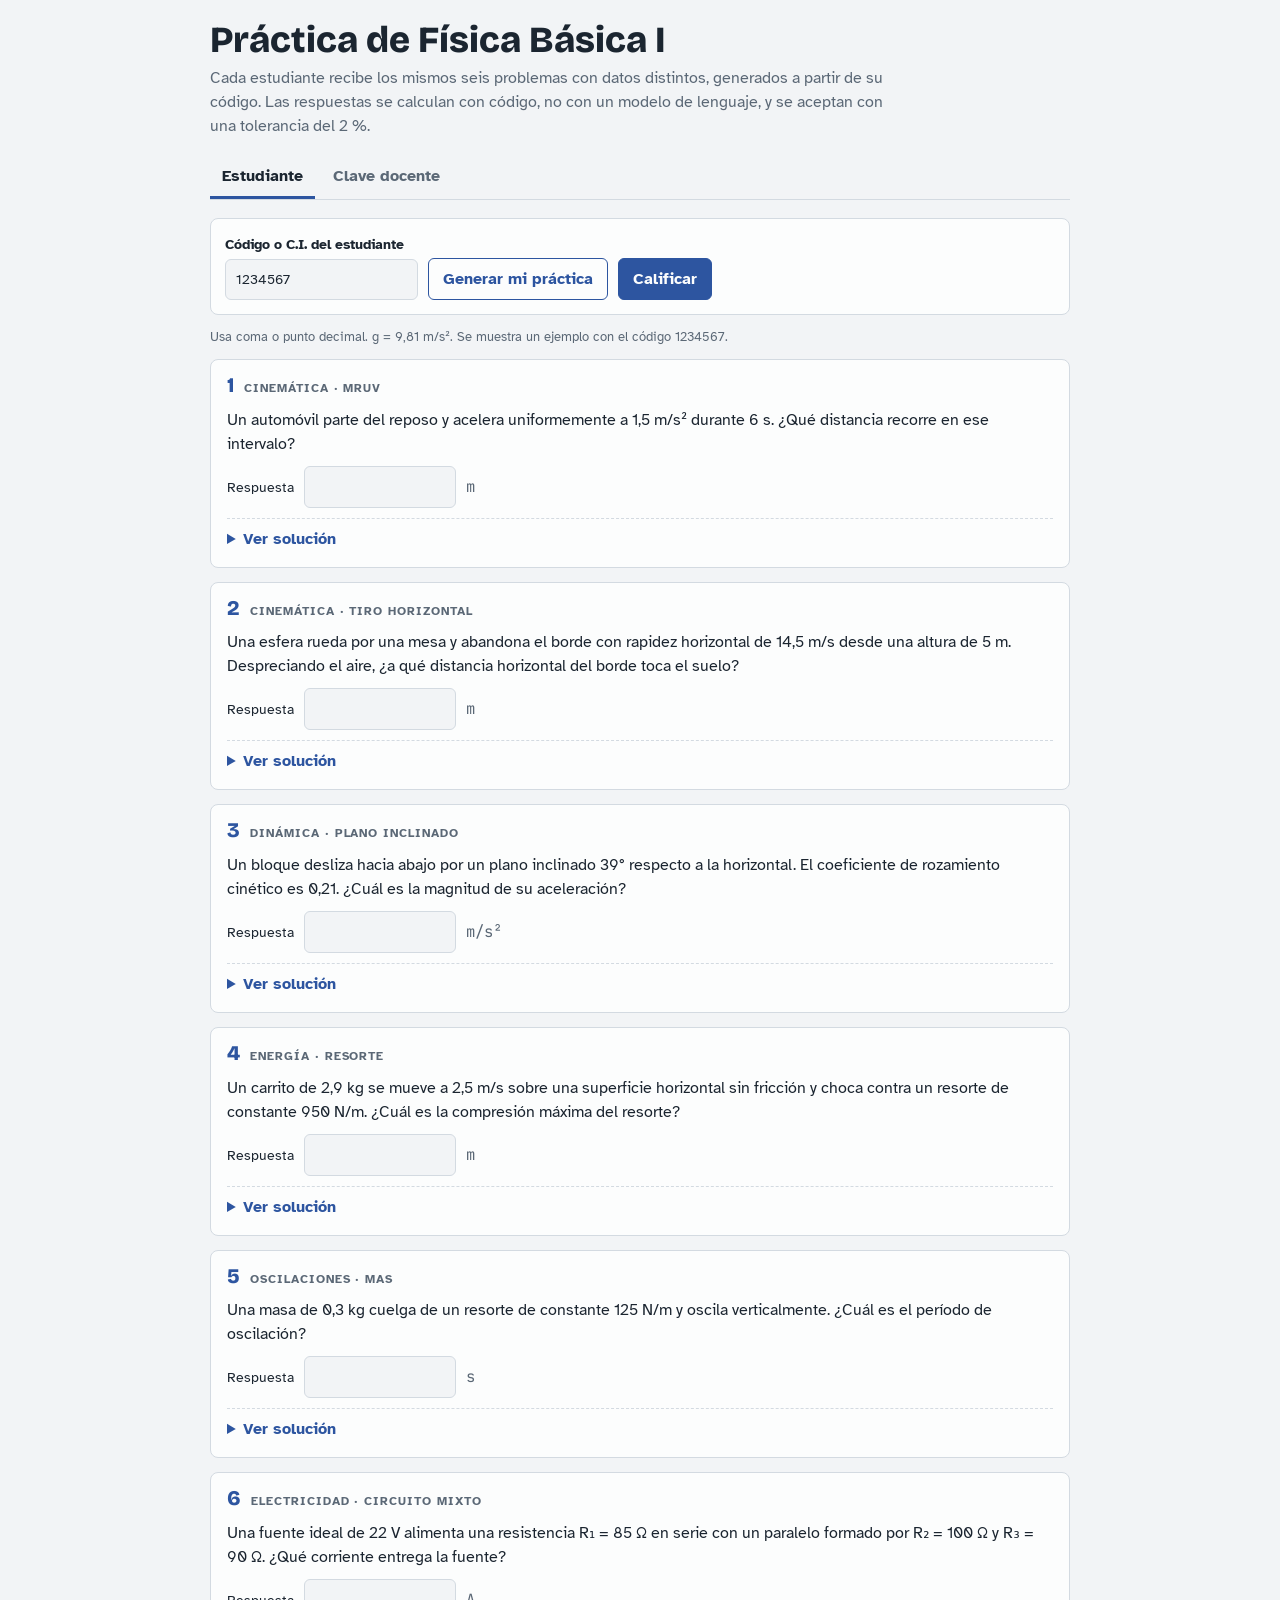
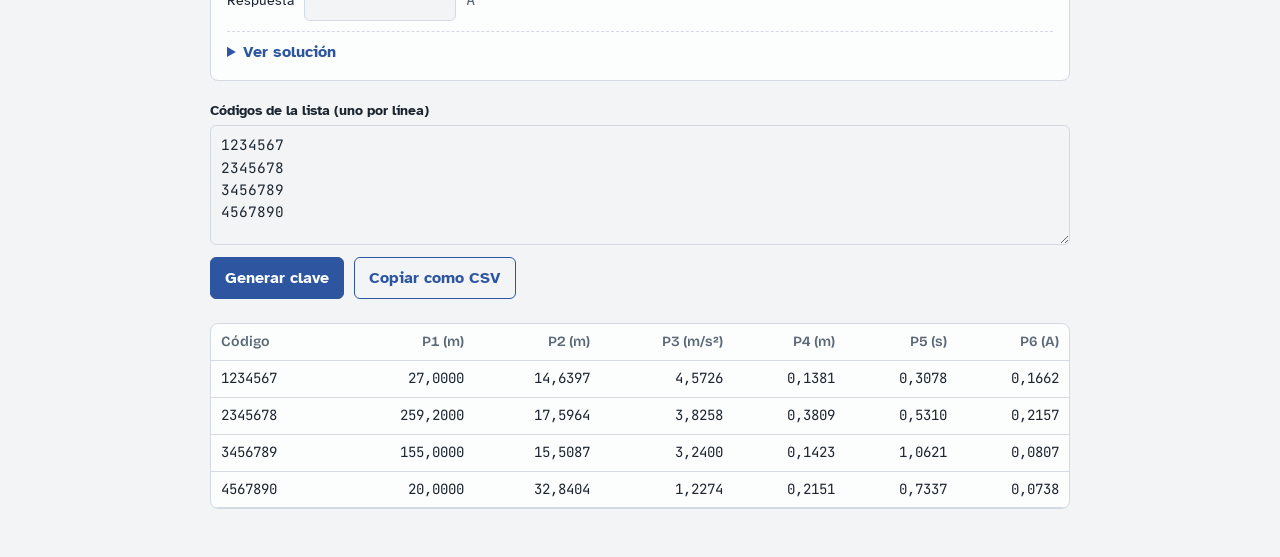
<file: docs/banco-problemas/index.html>
<!doctype html>
<html lang="es">
<head>
<meta charset="utf-8">
<meta name="viewport" content="width=device-width, initial-scale=1, viewport-fit=cover">
<title>Banco de Problemas de Física</title>
<meta name="claude:viewport-fit-sides" content="cover">
<link rel="stylesheet" href="https://fonts.googleapis.com/css2?family=Bricolage+Grotesque:opsz,wght@12..96,600;12..96,800&family=Atkinson+Hyperlegible:wght@400;700&family=JetBrains+Mono:wght@400;600&display=swap">
<style>
/* Layout: hoja de práctica — encabezado con el código del estudiante, problemas en una columna, clave docente en pestaña aparte */
:root{
  --paper:#f2f4f6; --sheet:#fcfdfd; --ink:#1b2530; --muted:#5b6876; --line:#d3dae1;
  --accent:#2d55a0; --accent-soft:#e3eaf6; --ok:#2b7a4b; --ok-soft:#e1f1e7; --bad:#a63a2b; --bad-soft:#f7e3df;
  --f-display:"Bricolage Grotesque","Segoe UI",system-ui,sans-serif;
  --f-body:"Atkinson Hyperlegible","Segoe UI",system-ui,sans-serif;
  --f-mono:"JetBrains Mono",ui-monospace,Consolas,monospace;
}
@media (prefers-color-scheme: dark){:root:not([data-theme="light"]){
  --paper:#10161c; --sheet:#151d25; --ink:#e2e9ef; --muted:#9aa8b5; --line:#283642;
  --accent:#86aef0; --accent-soft:#1c2a3e; --ok:#73c795; --ok-soft:#173022; --bad:#ef8f7e; --bad-soft:#3a1d18; color-scheme:dark}}
:root[data-theme="dark"]{
  --paper:#10161c; --sheet:#151d25; --ink:#e2e9ef; --muted:#9aa8b5; --line:#283642;
  --accent:#86aef0; --accent-soft:#1c2a3e; --ok:#73c795; --ok-soft:#173022; --bad:#ef8f7e; --bad-soft:#3a1d18; color-scheme:dark}
*{box-sizing:border-box}
body{background:var(--paper);color:var(--ink);font-family:var(--f-body);font-size:15.5px;line-height:1.55;
  padding-left:max(16px,env(safe-area-inset-left,0px));padding-right:max(16px,env(safe-area-inset-right,0px));padding-block:20px 48px}
.wrap{max-width:860px;margin:0 auto;display:grid;gap:18px}
h1{font-family:var(--f-display);font-weight:800;font-size:clamp(1.6rem,3.6vw,2.3rem);line-height:1.1;margin:0;text-wrap:balance}
.lead{color:var(--muted);margin:.35rem 0 0;max-width:68ch}
.tabs{display:flex;gap:6px;border-bottom:1px solid var(--line);flex-wrap:wrap}
.tabs button{font:inherit;font-weight:700;background:none;border:none;border-bottom:3px solid transparent;padding:8px 12px;color:var(--muted);cursor:pointer}
.tabs button[aria-selected="true"]{color:var(--ink);border-color:var(--accent)}
.bar{display:flex;gap:10px;flex-wrap:wrap;align-items:end;background:var(--sheet);border:1px solid var(--line);border-radius:8px;padding:14px}
label{display:grid;gap:4px;font-size:.9rem;font-weight:700}
input,textarea{font:inherit;font-weight:400;padding:8px 10px;border:1px solid var(--line);border-radius:6px;background:var(--paper);color:var(--ink)}
input.ans{width:9.5rem;font-family:var(--f-mono);font-variant-numeric:tabular-nums}
textarea{width:100%;min-height:120px;font-family:var(--f-mono);font-size:.9rem}
button.main,button.ghost{font:inherit;font-weight:700;border-radius:6px;padding:8px 14px;cursor:pointer;border:1px solid var(--accent)}
button.main{background:var(--accent);color:var(--sheet)}
button.ghost{background:transparent;color:var(--accent)}
:focus-visible{outline:3px solid var(--accent);outline-offset:2px}
.score{font-family:var(--f-display);font-weight:800;font-size:1.15rem;margin-left:auto}
ol.probs{list-style:none;padding:0;margin:0;display:grid;gap:14px;counter-reset:p}
ol.probs>li{background:var(--sheet);border:1px solid var(--line);border-radius:8px;padding:16px;counter-increment:p;display:grid;gap:10px;min-width:0}
.ptop{display:flex;gap:10px;align-items:baseline;flex-wrap:wrap}
.ptop::before{content:counter(p);font-family:var(--f-display);font-weight:800;color:var(--accent);font-size:1.3rem;line-height:1}
.tema{font-size:.75rem;text-transform:uppercase;letter-spacing:.08em;color:var(--muted);font-weight:700}
.enun{margin:0}
.resp{display:flex;gap:10px;align-items:center;flex-wrap:wrap}
.unit{font-family:var(--f-mono);color:var(--muted)}
.pill{font-size:.8rem;font-weight:700;padding:2px 10px;border-radius:999px}
.pill.ok{background:var(--ok-soft);color:var(--ok)} .pill.bad{background:var(--bad-soft);color:var(--bad)}
details{border-top:1px dashed var(--line);padding-top:8px}
summary{cursor:pointer;color:var(--accent);font-weight:700}
.sol{font-family:var(--f-mono);font-size:.85rem;white-space:pre-wrap;margin:.5rem 0 0;overflow-x:auto}
.keywrap{overflow-x:auto;background:var(--sheet);border:1px solid var(--line);border-radius:8px}
table{border-collapse:collapse;width:100%;font-variant-numeric:tabular-nums;font-size:.88rem}
th,td{padding:7px 10px;border-bottom:1px solid var(--line);text-align:right;white-space:nowrap}
th:first-child,td:first-child{text-align:left}
th{font-family:var(--f-display);color:var(--muted);font-weight:600}
td{font-family:var(--f-mono)}
.note{font-size:.82rem;color:var(--muted);margin:0}
.panel{display:grid;gap:12px}
</style>
<style>body{margin:0}</style>
</head>
<body>
<div class="wrap">
  <header>
    <h1>Práctica de Física Básica I</h1>
    <p class="lead">Cada estudiante recibe los mismos seis problemas con datos distintos, generados a partir de su código. Las respuestas se calculan con código, no con un modelo de lenguaje, y se aceptan con una tolerancia del 2 %.</p>
  </header>

  <div class="tabs" role="tablist">
    <button role="tab" id="t-est" aria-selected="true" aria-controls="p-est">Estudiante</button>
    <button role="tab" id="t-doc" aria-selected="false" aria-controls="p-doc">Clave docente</button>
  </div>

  <section id="p-est" class="panel" role="tabpanel" aria-labelledby="t-est">
    <div class="bar">
      <label for="cod">Código o C.I. del estudiante<input id="cod" value="1234567"></label>
      <button class="ghost" id="gen" type="button">Generar mi práctica</button>
      <button class="main" id="cal" type="button">Calificar</button>
      <span class="score" id="score" aria-live="polite"></span>
    </div>
    <p class="note">Usa coma o punto decimal. g = 9,81 m/s². Se muestra un ejemplo con el código 1234567.</p>
    <ol class="probs" id="list"></ol>
  </section>

  <section id="p-doc" class="panel" role="tabpanel" aria-labelledby="t-doc" hidden>
    <label for="lista">Códigos de la lista (uno por línea)<textarea id="lista">1234567
2345678
3456789
4567890</textarea></label>
    <div style="display:flex;gap:10px;flex-wrap:wrap"><button class="main" id="key" type="button">Generar clave</button><button class="ghost" id="copy" type="button">Copiar como CSV</button></div>
    <p class="note" id="copymsg" aria-live="polite"></p>
    <div class="keywrap"><table id="ktab"></table></div>
  </section>
</div>

<script>
(function(){
const G=9.81;
const $=id=>document.getElementById(id);
const f=(x,n=2)=>x.toLocaleString('es-BO',{minimumFractionDigits:n,maximumFractionDigits:n});

// Generador pseudoaleatorio reproducible (mulberry32) sembrado con un hash del código
function hash(s){let h=2166136261>>>0;for(const c of String(s).trim()){h^=c.charCodeAt(0);h=Math.imul(h,16777619)>>>0;}return h;}
function rng(seed){let a=seed>>>0;return()=>{a=(a+0x6D2B79F5)>>>0;let t=a;t=Math.imul(t^t>>>15,t|1);t^=t+Math.imul(t^t>>>7,t|61);return((t^t>>>14)>>>0)/4294967296;};}
const pick=(r,lo,hi,step)=>{const n=Math.round((hi-lo)/step);return +(lo+Math.floor(r()*(n+1))*step).toFixed(6);};

const T=[
 {tema:'Cinemática · MRUV',unit:'m',gen(r){const a=pick(r,1.5,4,0.1),t=pick(r,4,12,1);const ans=a*t*t/2;
   return {ans,txt:`Un automóvil parte del reposo y acelera uniformemente a ${f(a,1)} m/s² durante ${t} s. ¿Qué distancia recorre en ese intervalo?`,
   sol:`d = ½·a·t²\n  = ½·${f(a,1)}·${t}²\n  = ${f(ans)} m`};}},
 {tema:'Cinemática · Tiro horizontal',unit:'m',gen(r){const h=pick(r,5,40,1),v=pick(r,3,15,0.5);const t=Math.sqrt(2*h/G),ans=v*t;
   return {ans,txt:`Una esfera rueda por una mesa y abandona el borde con rapidez horizontal de ${f(v,1)} m/s desde una altura de ${h} m. Despreciando el aire, ¿a qué distancia horizontal del borde toca el suelo?`,
   sol:`t = √(2h/g) = √(2·${h}/9,81) = ${f(t,3)} s\nx = v₀·t = ${f(v,1)}·${f(t,3)} = ${f(ans)} m`};}},
 {tema:'Dinámica · Plano inclinado',unit:'m/s²',gen(r){const th=pick(r,25,45,1),mu=pick(r,0.10,0.40,0.01);const rad=th*Math.PI/180,ans=G*(Math.sin(rad)-mu*Math.cos(rad));
   return {ans,txt:`Un bloque desliza hacia abajo por un plano inclinado ${th}° respecto a la horizontal. El coeficiente de rozamiento cinético es ${f(mu,2)}. ¿Cuál es la magnitud de su aceleración?`,
   sol:`ΣF = m·a  →  a = g·(sen θ − μk·cos θ)\n  = 9,81·(sen ${th}° − ${f(mu,2)}·cos ${th}°)\n  = 9,81·(${f(Math.sin(rad),4)} − ${f(mu*Math.cos(rad),4)})\n  = ${f(ans)} m/s²`};}},
 {tema:'Energía · Resorte',unit:'m',gen(r){const m=pick(r,0.5,3,0.1),v=pick(r,2,8,0.5),k=pick(r,200,1200,50);const ans=v*Math.sqrt(m/k);
   return {ans,txt:`Un carrito de ${f(m,1)} kg se mueve a ${f(v,1)} m/s sobre una superficie horizontal sin fricción y choca contra un resorte de constante ${k} N/m. ¿Cuál es la compresión máxima del resorte?`,
   sol:`½·m·v² = ½·k·x²  →  x = v·√(m/k)\n  = ${f(v,1)}·√(${f(m,1)}/${k})\n  = ${f(ans,3)} m`};}},
 {tema:'Oscilaciones · MAS',unit:'s',gen(r){const m=pick(r,0.2,2,0.1),k=pick(r,20,200,5);const ans=2*Math.PI*Math.sqrt(m/k);
   return {ans,txt:`Una masa de ${f(m,1)} kg cuelga de un resorte de constante ${k} N/m y oscila verticalmente. ¿Cuál es el período de oscilación?`,
   sol:`T = 2π·√(m/k)\n  = 2π·√(${f(m,1)}/${k})\n  = ${f(ans,3)} s`};}},
 {tema:'Electricidad · Circuito mixto',unit:'A',gen(r){const R1=pick(r,10,100,5),R2=pick(r,20,200,10),R3=pick(r,20,200,10),V=pick(r,6,24,1);const Rp=R2*R3/(R2+R3),Req=R1+Rp,ans=V/Req;
   return {ans,txt:`Una fuente ideal de ${V} V alimenta una resistencia R₁ = ${R1} Ω en serie con un paralelo formado por R₂ = ${R2} Ω y R₃ = ${R3} Ω. ¿Qué corriente entrega la fuente?`,
   sol:`R₂∥R₃ = R₂·R₃/(R₂+R₃) = ${R2}·${R3}/${R2+R3} = ${f(Rp)} Ω\nReq = R₁ + R₂∥R₃ = ${f(Req)} Ω\nI = V/Req = ${V}/${f(Req)} = ${f(ans,4)} A`};}}
];

function build(code){const r=rng(hash(code));return T.map(t=>({...t,...t.gen(r)}));}
let current=[];

function render(){
  current=build($('cod').value);$('score').textContent='';
  $('list').innerHTML=current.map((p,i)=>`<li>
    <div class="ptop"><span class="tema">${p.tema}</span></div>
    <p class="enun">${p.txt}</p>
    <div class="resp"><label for="a${i}" style="font-weight:400">Respuesta</label><input class="ans" id="a${i}" inputmode="decimal" autocomplete="off"><span class="unit">${p.unit}</span><span id="m${i}"></span></div>
    <details><summary>Ver solución</summary><div class="sol">${p.sol}</div></details>
  </li>`).join('');
}
function grade(){
  let ok=0;
  current.forEach((p,i)=>{
    const raw=$('a'+i).value.replace(',','.').trim(),v=parseFloat(raw),el=$('m'+i);
    if(raw===''||!Number.isFinite(v)){el.className='pill bad';el.textContent='Sin respuesta';return;}
    const good=Math.abs(v-p.ans)<=0.02*Math.abs(p.ans);
    if(good)ok++;
    el.className='pill '+(good?'ok':'bad');el.textContent=good?'Correcta':'Revisa';
  });
  $('score').textContent=`${ok} / ${current.length}`;
}
function key(){
  const codes=$('lista').value.split(/\n/).map(s=>s.trim()).filter(Boolean);
  const head=T.map((t,i)=>`P${i+1} (${t.unit})`);
  const rows=codes.map(c=>[c].concat(build(c).map(p=>p.ans)));
  $('ktab').innerHTML=`<thead><tr><th>Código</th>${head.map(h=>`<th>${h}</th>`).join('')}</tr></thead><tbody>${rows.map(r=>`<tr><td>${r[0]}</td>${r.slice(1).map(v=>`<td>${f(v,4)}</td>`).join('')}</tr>`).join('')}</tbody>`;
  return [['codigo'].concat(head)].concat(rows.map(r=>[r[0]].concat(r.slice(1).map(v=>v.toFixed(4)))));
}
$('gen').addEventListener('click',render);
$('cod').addEventListener('keydown',e=>{if(e.key==='Enter')render();});
$('cal').addEventListener('click',grade);
$('key').addEventListener('click',key);
$('copy').addEventListener('click',()=>{
  const csv=key().map(r=>r.join(',')).join('\n');
  try{navigator.clipboard.writeText(csv).then(()=>$('copymsg').textContent='Clave copiada. Pégala en Google Sheets.',()=>$('copymsg').textContent='El navegador no permitió copiar; selecciona la tabla manualmente.');}catch(e){$('copymsg').textContent='El navegador no permitió copiar.';}
});
document.querySelectorAll('[role=tab]').forEach(b=>b.addEventListener('click',()=>{
  document.querySelectorAll('[role=tab]').forEach(x=>x.setAttribute('aria-selected',x===b));
  $('p-est').hidden=b.id!=='t-est';$('p-doc').hidden=b.id!=='t-doc';
}));
render();key();
window.__banco={build};
})();
</script>
</body>
</html>
</file>
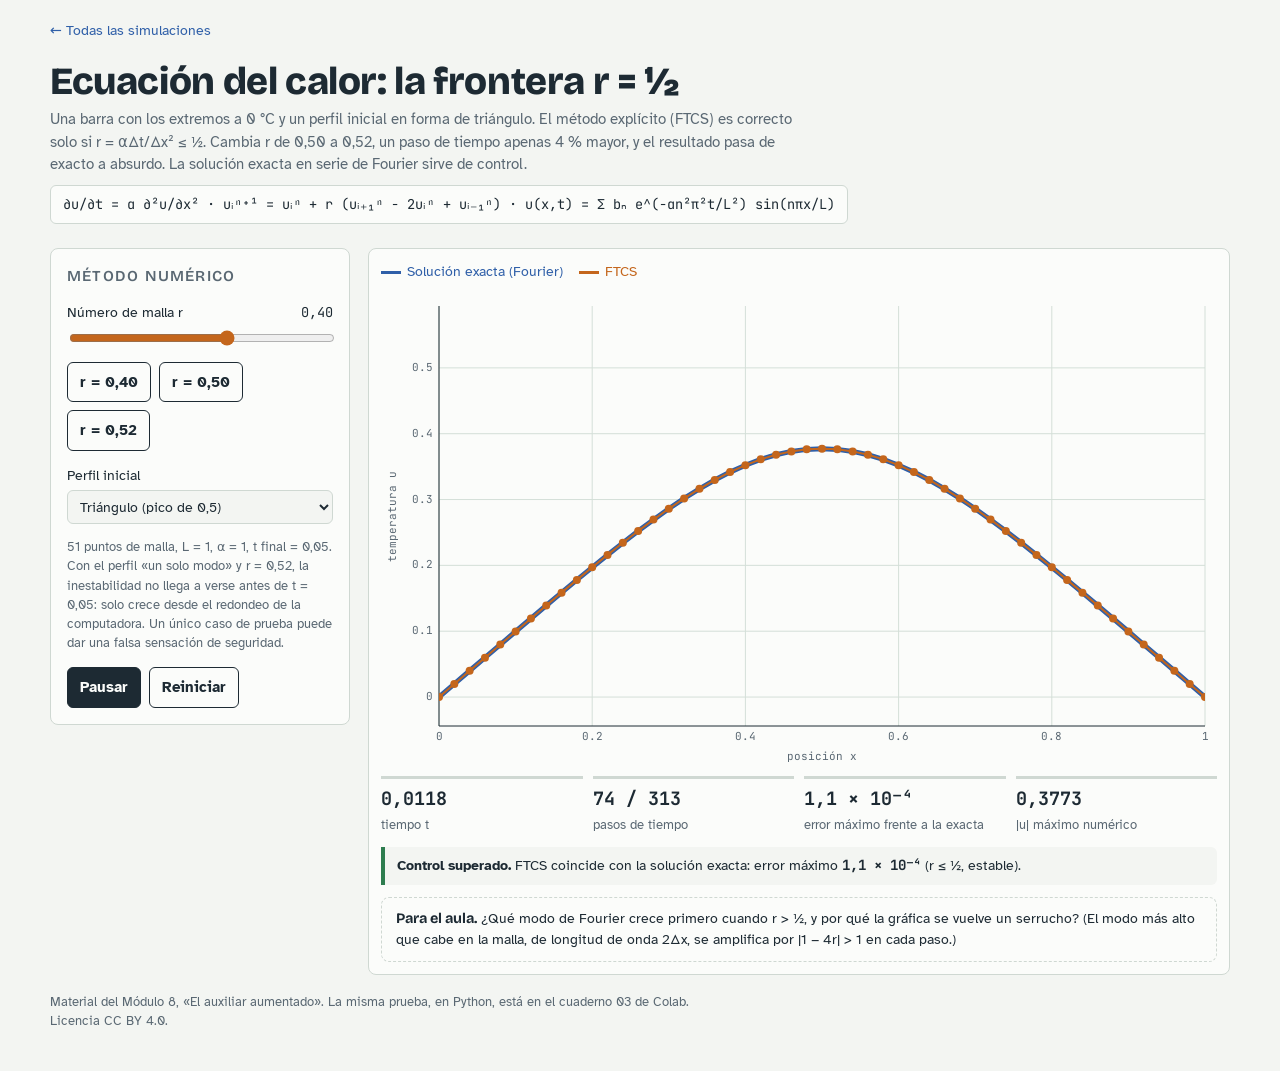
<file: docs/calor/index.html>
<!doctype html>
<html lang="es">
<head>
<meta charset="utf-8">
<meta name="viewport" content="width=device-width, initial-scale=1, viewport-fit=cover">
<title>Ecuación del Calor</title>
<link rel="stylesheet" href="https://fonts.googleapis.com/css2?family=Bricolage+Grotesque:opsz,wght@12..96,600;12..96,800&family=Atkinson+Hyperlegible:wght@400;700&family=JetBrains+Mono:wght@400;600&display=swap">
<link rel="stylesheet" href="../assets/base.css">
</head>
<body>
<div class="wrap">
  <a class="back" href="../">← Todas las simulaciones</a>
  <header>
    <h1>Ecuación del calor: la frontera r = ½</h1>
    <p>Una barra con los extremos a 0 °C y un perfil inicial en forma de triángulo. El método explícito (FTCS) es correcto solo si r = αΔt/Δx² ≤ ½. Cambia r de 0,50 a 0,52, un paso de tiempo apenas 4 % mayor, y el resultado pasa de exacto a absurdo. La solución exacta en serie de Fourier sirve de control.</p>
    <div class="eq">∂u/∂t = α ∂²u/∂x² · uᵢⁿ⁺¹ = uᵢⁿ + r (uᵢ₊₁ⁿ − 2uᵢⁿ + uᵢ₋₁ⁿ) · u(x,t) = Σ bₙ e^(−αn²π²t/L²) sin(nπx/L)</div>
  </header>

  <div class="main">
    <section class="panel" aria-label="Parámetros">
      <h2>Método numérico</h2>
      <label for="r"><span class="row">Número de malla r <output id="ro"></output></span><input id="r" type="range" min="0.10" max="0.60" step="0.01" value="0.40"></label>
      <div class="btns">
        <button class="ghost" type="button" data-r="0.40">r = 0,40</button>
        <button class="ghost" type="button" data-r="0.50">r = 0,50</button>
        <button class="ghost" type="button" data-r="0.52">r = 0,52</button>
      </div>
      <label for="ic">Perfil inicial
        <select id="ic"><option value="tri">Triángulo (pico de 0,5)</option><option value="sin">Un solo modo: sin(πx)</option></select>
      </label>
      <p class="note">51 puntos de malla, L = 1, α = 1, t final = 0,05. Con el perfil «un solo modo» y r = 0,52, la inestabilidad no llega a verse antes de t = 0,05: solo crece desde el redondeo de la computadora. Un único caso de prueba puede dar una falsa sensación de seguridad.</p>
      <div class="btns">
        <button id="play" type="button">Pausar</button>
        <button id="reset" class="ghost" type="button">Reiniciar</button>
      </div>
    </section>

    <section class="stage" aria-label="Simulación">
      <div class="legend"><span class="a">Solución exacta (Fourier)</span><span class="b">FTCS</span></div>
      <canvas id="cv" role="img" aria-label="Temperatura a lo largo de la barra: solución exacta y numérica"></canvas>
      <div class="stats">
        <div class="stat"><b id="st">0</b><span>tiempo t</span></div>
        <div class="stat"><b id="sn">0</b><span>pasos de tiempo</span></div>
        <div class="stat"><b id="se">—</b><span>error máximo frente a la exacta</span></div>
        <div class="stat"><b id="sm">—</b><span>|u| máximo numérico</span></div>
      </div>
      <div class="check" id="check"></div>
      <div class="aula"><strong>Para el aula.</strong> ¿Qué modo de Fourier crece primero cuando r > ½, y por qué la gráfica se vuelve un serrucho? (El modo más alto que cabe en la malla, de longitud de onda 2Δx, se amplifica por |1 − 4r| > 1 en cada paso.)</div>
    </section>
  </div>
  <footer>Material del Módulo 8, «El auxiliar aumentado». La misma prueba, en Python, está en el cuaderno 03 de Colab. Licencia CC BY 4.0.</footer>
</div>

<script src="../assets/plot.js"></script>
<script>
(function () {
  const L = 1, alpha = 1, Nx = 51, TF = 0.05;
  const x = Array.from({ length: Nx }, (_, i) => i * L / (Nx - 1)), dx = x[1] - x[0];
  const $ = id => document.getElementById(id);
  function u0(kind) { return x.map(xi => kind === "sin" ? 0.5 * Math.sin(Math.PI * xi / L) : (xi < L / 2 ? xi : L - xi)); }
  function exact(kind, t) {
    if (kind === "sin") return x.map(xi => 0.5 * Math.exp(-alpha * Math.PI * Math.PI * t / (L * L)) * Math.sin(Math.PI * xi / L));
    return x.map(xi => { let s = 0; for (let n = 1; n <= 399; n += 2) s += 4 * L / (n * n * Math.PI * Math.PI) * Math.sin(n * Math.PI / 2) * Math.exp(-alpha * n * n * Math.PI * Math.PI * t / (L * L)) * Math.sin(n * Math.PI * xi / L); return s; });
  }
  function step(u, r) { const v = u.slice(); for (let i = 1; i < Nx - 1; i++) v[i] = u[i] + r * (u[i + 1] - 2 * u[i] + u[i - 1]); return v; }
  window.__heat = { u0, exact, step, x, dx };

  let u, n, t, r, kind, dt, nTot, running = true;
  function reset() {
    r = +$("r").value; kind = $("ic").value; $("ro").textContent = Lab.fmt(r, 2);
    dt = r * dx * dx / alpha; nTot = Math.round(TF / dt); u = u0(kind); n = 0; t = 0; render();
  }
  function render() {
    const ex = exact(kind, t), err = Math.max(...u.map((v, i) => Math.abs(v - ex[i]))), um = Math.max(...u.map(Math.abs));
    const lim = um > 0.6 ? Math.min(um * 1.1, 1e30) : 0.55;
    Lab.plot($("cv"), 16 / 9, [
      { xs: x, ys: ex, color: "--a", width: 5 },
      { xs: x, ys: u, color: "--b", width: 2, points: Nx <= 60 }
    ], { xLabel: "posición x", yLabel: "temperatura u", ymin: um > 0.6 ? -lim : 0, ymax: lim, xmin: 0, xmax: 1 });
    $("st").textContent = Lab.fmt(t, 4); $("sn").textContent = n + " / " + nTot;
    $("se").textContent = Lab.sci(err); $("sm").textContent = um > 1e6 ? Lab.sci(um) : Lab.fmt(um, 4);
    const stable = r <= 0.5, ok = err < 2e-3;
    let html, cls = "check";
    if (n === 0) html = `<div>El control compara FTCS con la solución exacta en cada paso.</div>`;
    else if (ok) html = `<div><strong>Control superado.</strong> FTCS coincide con la solución exacta: error máximo <b>${Lab.sci(err)}</b>${stable ? " (r ≤ ½, estable)." : ". Atención: r > ½, así que el método es inestable aunque este caso de prueba todavía no lo revele. Prueba el perfil triángulo."}</div>`;
    else { cls += " bad"; html = `<div><strong>Control fallido.</strong> Error máximo <b>${Lab.sci(err)}</b>. ${stable ? "Revisar la implementación." : "Con r = " + Lab.fmt(r, 2) + " > ½ el método es inestable: el resultado no es física, es un artefacto numérico."}</div>`; }
    $("check").className = cls; $("check").innerHTML = html;
  }
  let last = 0;
  function frame(now) {
    if (running && n < nTot && now - last > 30) {
      const k = Math.max(1, Math.round(nTot / 150));
      for (let j = 0; j < k && n < nTot; j++) { u = step(u, r); n++; t = n * dt; }
      render(); last = now;
    }
    requestAnimationFrame(frame);
  }
  $("r").addEventListener("input", reset); $("ic").addEventListener("change", reset);
  document.querySelectorAll("[data-r]").forEach(b => b.addEventListener("click", () => { $("r").value = b.dataset.r; reset(); running = true; $("play").textContent = "Pausar"; }));
  $("reset").addEventListener("click", () => { reset(); running = true; $("play").textContent = "Pausar"; });
  $("play").addEventListener("click", () => { running = !running; $("play").textContent = running ? "Pausar" : "Continuar"; });
  window.addEventListener("resize", render);
  if (Lab.reduced()) { while (n < nTot) { u = step(u, r); n++; t = n * dt; } }
  reset(); requestAnimationFrame(frame);
})();
</script>
</body>
</html>
</file>
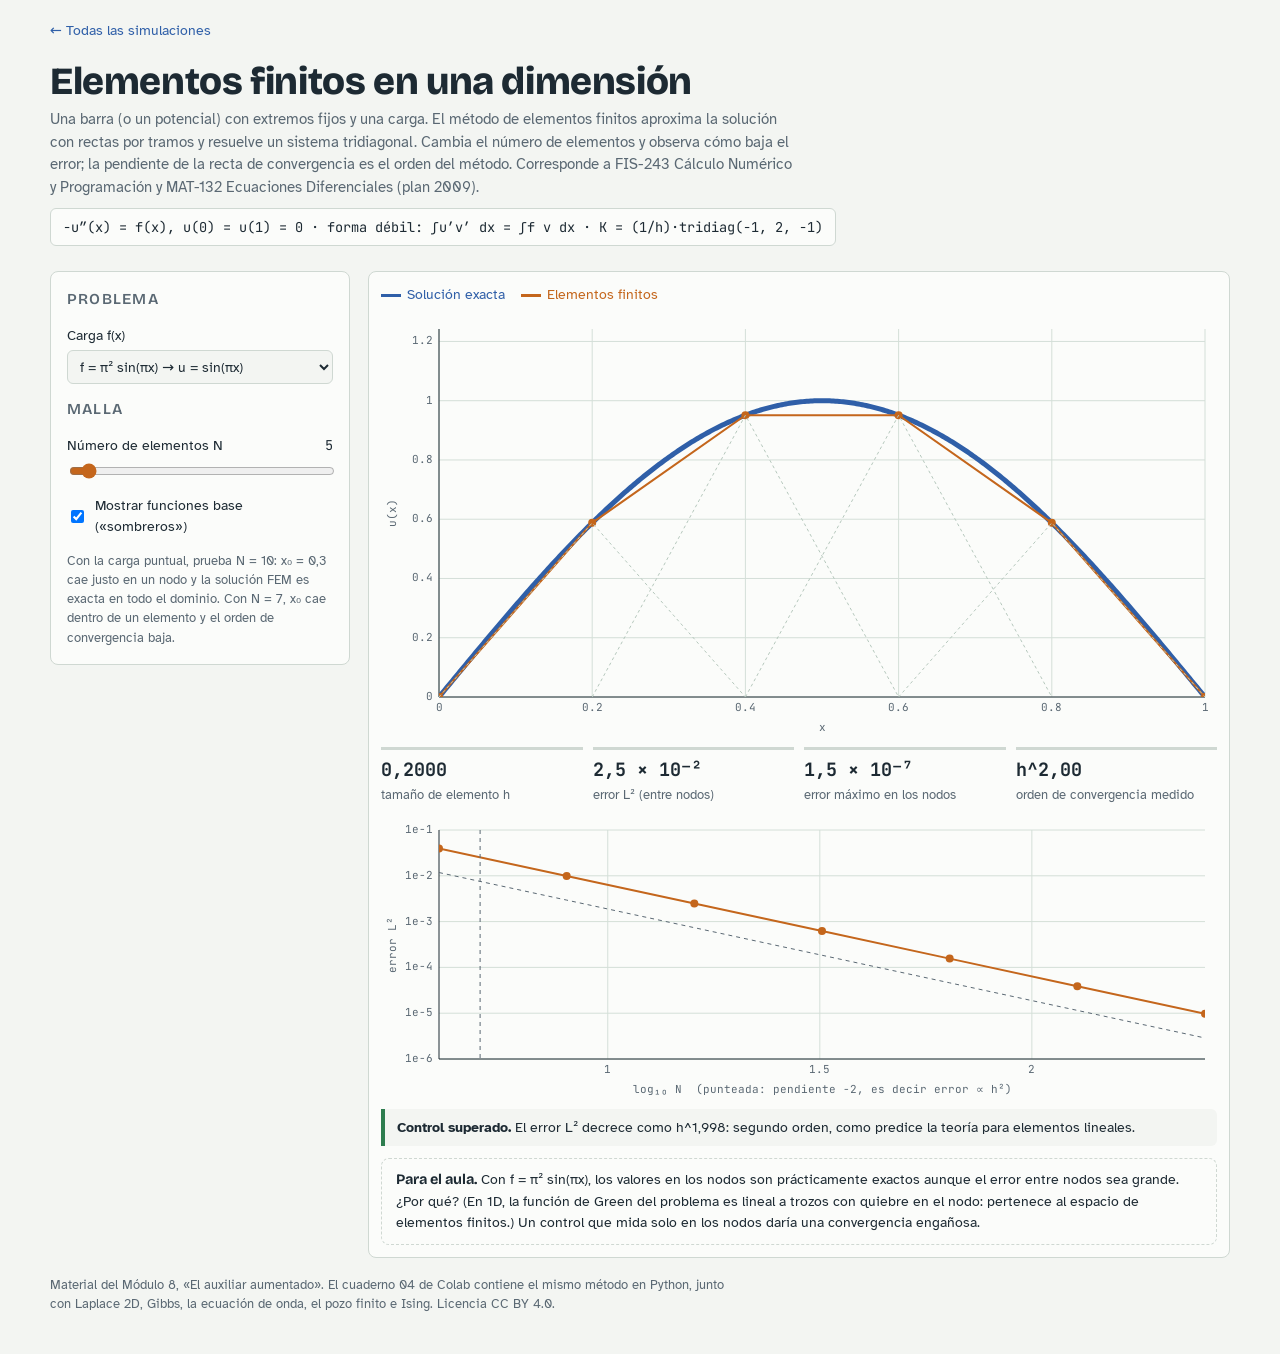
<file: docs/elementos-finitos/index.html>
<!doctype html>
<html lang="es">
<head>
<meta charset="utf-8">
<meta name="viewport" content="width=device-width, initial-scale=1, viewport-fit=cover">
<title>Elementos Finitos 1D</title>
<link rel="stylesheet" href="https://fonts.googleapis.com/css2?family=Bricolage+Grotesque:opsz,wght@12..96,600;12..96,800&family=Atkinson+Hyperlegible:wght@400;700&family=JetBrains+Mono:wght@400;600&display=swap">
<link rel="stylesheet" href="../assets/base.css">
</head>
<body>
<div class="wrap">
  <a class="back" href="../">← Todas las simulaciones</a>
  <header>
    <h1>Elementos finitos en una dimensión</h1>
    <p>Una barra (o un potencial) con extremos fijos y una carga. El método de elementos finitos aproxima la solución con rectas por tramos y resuelve un sistema tridiagonal. Cambia el número de elementos y observa cómo baja el error; la pendiente de la recta de convergencia es el orden del método. Corresponde a FIS-243 Cálculo Numérico y Programación y MAT-132 Ecuaciones Diferenciales (plan 2009).</p>
    <div class="eq">−u″(x) = f(x), u(0) = u(1) = 0 · forma débil: ∫u′v′ dx = ∫f v dx · K = (1/h)·tridiag(−1, 2, −1)</div>
  </header>

  <div class="main">
    <section class="panel" aria-label="Parámetros">
      <h2>Problema</h2>
      <label for="load">Carga f(x)
        <select id="load">
          <option value="sin">f = π² sin(πx) → u = sin(πx)</option>
          <option value="const">f = 1 (uniforme) → u = x(1 − x)/2</option>
          <option value="point">carga puntual en x₀ = 0,3</option>
        </select>
      </label>
      <h2>Malla</h2>
      <label for="n"><span class="row">Número de elementos N <output id="no"></output></span><input id="n" type="range" min="2" max="64" step="1" value="5"></label>
      <label style="display:flex;gap:8px;align-items:center"><input id="hats" type="checkbox" checked> Mostrar funciones base («sombreros»)</label>
      <p class="note">Con la carga puntual, prueba N = 10: x₀ = 0,3 cae justo en un nodo y la solución FEM es exacta en todo el dominio. Con N = 7, x₀ cae dentro de un elemento y el orden de convergencia baja.</p>
    </section>

    <section class="stage" aria-label="Solución">
      <div class="legend"><span class="a">Solución exacta</span><span class="b">Elementos finitos</span></div>
      <canvas id="cv" role="img" aria-label="Solución exacta y aproximación por elementos finitos"></canvas>
      <div class="stats">
        <div class="stat"><b id="sh">—</b><span>tamaño de elemento h</span></div>
        <div class="stat"><b id="se">—</b><span>error L² (entre nodos)</span></div>
        <div class="stat"><b id="sn">—</b><span>error máximo en los nodos</span></div>
        <div class="stat"><b id="so">—</b><span>orden de convergencia medido</span></div>
      </div>
      <canvas id="ch" role="img" aria-label="Convergencia del error en escala logarítmica"></canvas>
      <div class="check" id="check"></div>
      <div class="aula"><strong>Para el aula.</strong> Con f = π² sin(πx), los valores en los nodos son prácticamente exactos aunque el error entre nodos sea grande. ¿Por qué? (En 1D, la función de Green del problema es lineal a trozos con quiebre en el nodo: pertenece al espacio de elementos finitos.) Un control que mida solo en los nodos daría una convergencia engañosa.</div>
    </section>
  </div>
  <footer>Material del Módulo 8, «El auxiliar aumentado». El cuaderno 04 de Colab contiene el mismo método en Python, junto con Laplace 2D, Gibbs, la ecuación de onda, el pozo finito e Ising. Licencia CC BY 4.0.</footer>
</div>

<script src="../assets/plot.js"></script>
<script>
(function () {
  const $ = id => document.getElementById(id), X0 = 0.3;
  const PROBS = {
    sin:   { f: x => Math.PI * Math.PI * Math.sin(Math.PI * x), u: x => Math.sin(Math.PI * x) },
    const: { f: x => 1, u: x => x * (1 - x) / 2 },
    point: { f: null, u: x => x < X0 ? (1 - X0) * x : X0 * (1 - x) }
  };
  const GP = [-Math.sqrt(3 / 5), 0, Math.sqrt(3 / 5)], GW = [5 / 9, 8 / 9, 5 / 9];

  function solve(N, kind) {
    const h = 1 / N, x = Array.from({ length: N + 1 }, (_, i) => i * h), b = new Array(N + 1).fill(0), P = PROBS[kind];
    if (kind === "point") {                     // δ(x − x0): reparte la carga con los valores de los sombreros
      const e = Math.min(N - 1, Math.floor(X0 / h + 1e-12)), xa = x[e], xb = x[e + 1];
      b[e] += (xb - X0) / h; b[e + 1] += (X0 - xa) / h;
    } else {
      for (let e = 0; e < N; e++) {
        const xa = x[e], xb = x[e + 1];
        GP.forEach((g, k) => { const xs = (xa + xb) / 2 + (xb - xa) / 2 * g, w = GW[k] * (xb - xa) / 2, fv = P.f(xs);
          b[e] += w * fv * (xb - xs) / h; b[e + 1] += w * fv * (xs - xa) / h; });
      }
    }
    // Thomas para K = (1/h) tridiag(−1, 2, −1) en los nodos interiores
    const n = N - 1, c = new Array(n), d = new Array(n), u = new Array(N + 1).fill(0);
    for (let i = 0; i < n; i++) {
      const a = -1 / h, bb = 2 / h, cc = -1 / h, rhs = b[i + 1];
      if (i === 0) { c[i] = cc / bb; d[i] = rhs / bb; }
      else { const m = bb - a * c[i - 1]; c[i] = cc / m; d[i] = (rhs - a * d[i - 1]) / m; }
    }
    for (let i = n - 1; i >= 0; i--) u[i + 1] = d[i] - (i < n - 1 ? c[i] * u[i + 2] : 0);
    return { x, u, h };
  }
  function errors(N, kind) {
    const { x, u, h } = solve(N, kind), P = PROBS[kind], M = 4000;
    let s = 0, prev = null;
    for (let k = 0; k <= M; k++) {
      const xx = k / M, e = Math.min(N - 1, Math.floor(xx / h)), t = (xx - x[e]) / h, uh = u[e] * (1 - t) + u[e + 1] * t;
      const v = (uh - P.u(xx)) ** 2; if (prev !== null) s += (prev + v) / 2 / M; prev = v;
    }
    const nod = Math.max(...x.map((xi, i) => Math.abs(u[i] - P.u(xi))));
    return { l2: Math.sqrt(s), nod };
  }
  window.__fem = { solve, errors };

  function update() {
    const N = +$("n").value, kind = $("load").value, P = PROBS[kind]; $("no").textContent = N;
    const { x, u, h } = solve(N, kind), xf = Array.from({ length: 401 }, (_, i) => i / 400);
    const series = [{ xs: xf, ys: xf.map(P.u), color: "--a", width: 5 }, { xs: x, ys: u, color: "--b", width: 2, points: N <= 40 }];
    const ymax = Math.max(...xf.map(P.u)) * 1.15;
    if ($("hats").checked && N <= 16) {
      for (let i = 1; i < N; i++) series.push({ xs: [x[i - 1], x[i], x[i + 1]], ys: [0, u[i], 0], color: "--grid-strong", width: 1, dash: [3, 3] });
    }
    Lab.plot($("cv"), 16 / 8, series, { xLabel: "x", yLabel: "u(x)", xmin: 0, xmax: 1, ymin: 0, ymax, zeroBase: true });
    const er = errors(N, kind);
    $("sh").textContent = Lab.fmt(h, 4); $("se").textContent = Lab.sci(er.l2); $("sn").textContent = Lab.sci(er.nod);
    // convergencia
    const Ns = [4, 8, 16, 32, 64, 128, 256], E = Ns.map(k => errors(k, kind).l2), hs = Ns.map(k => 1 / k);
    const lx = hs.map(Math.log), ly = E.map(Math.log), mx = lx.reduce((a, b) => a + b) / lx.length, my = ly.reduce((a, b) => a + b) / ly.length;
    let num = 0, den = 0; lx.forEach((v, i) => { num += (v - mx) * (ly[i] - my); den += (v - mx) ** 2; }); const p = num / den;
    $("so").textContent = "h^" + Lab.fmt(p, 2);
    Lab.plot($("ch"), 3, [
      { xs: Ns.map(Math.log10), ys: E, color: "--b", width: 2, points: true },
      { xs: Ns.map(Math.log10), ys: Ns.map(k => 0.3 * E[0] * (Ns[0] / k) ** 2), color: "--muted", width: 1, dash: [4, 4] }
    ], { logY: true, xLabel: "log₁₀ N  (punteada: pendiente −2, es decir error ∝ h²)", yLabel: "error L²", vline: Math.log10(N) });
    let ok, html;
    if (kind === "point") {
      ok = true;
      html = er.l2 < 1e-12 ? `<div><strong>Exacta.</strong> x₀ = 0,3 cae en un nodo (N = ${N}): la solución exacta es lineal a trozos con quiebre en ese nodo, así que FEM la reproduce sin error.</div>`
        : `<div><strong>Carga puntual.</strong> Orden medido h^${Lab.fmt(p, 2)}, menor que 2: la solución tiene un quiebre en x₀. Si el quiebre cae dentro de un elemento, el error de interpolación allí es O(h) en un tramo de largo h, y en norma L² eso da h^1,5. Cuando x₀ cae en un nodo (N múltiplo de 10) el error se anula.</div>`;
    } else {
      ok = Math.abs(p - 2) < 0.1;
      html = `<div><strong>${ok ? "Control superado" : "Revisar"}.</strong> El error L² decrece como h^${Lab.fmt(p, 3)}: segundo orden, como predice la teoría para elementos lineales.</div>`;
    }
    $("check").className = "check" + (ok ? "" : " bad"); $("check").innerHTML = html;
  }
  ["n", "load", "hats"].forEach(id => $(id).addEventListener("input", update));
  window.addEventListener("resize", update);
  update();
})();
</script>
</body>
</html>
</file>
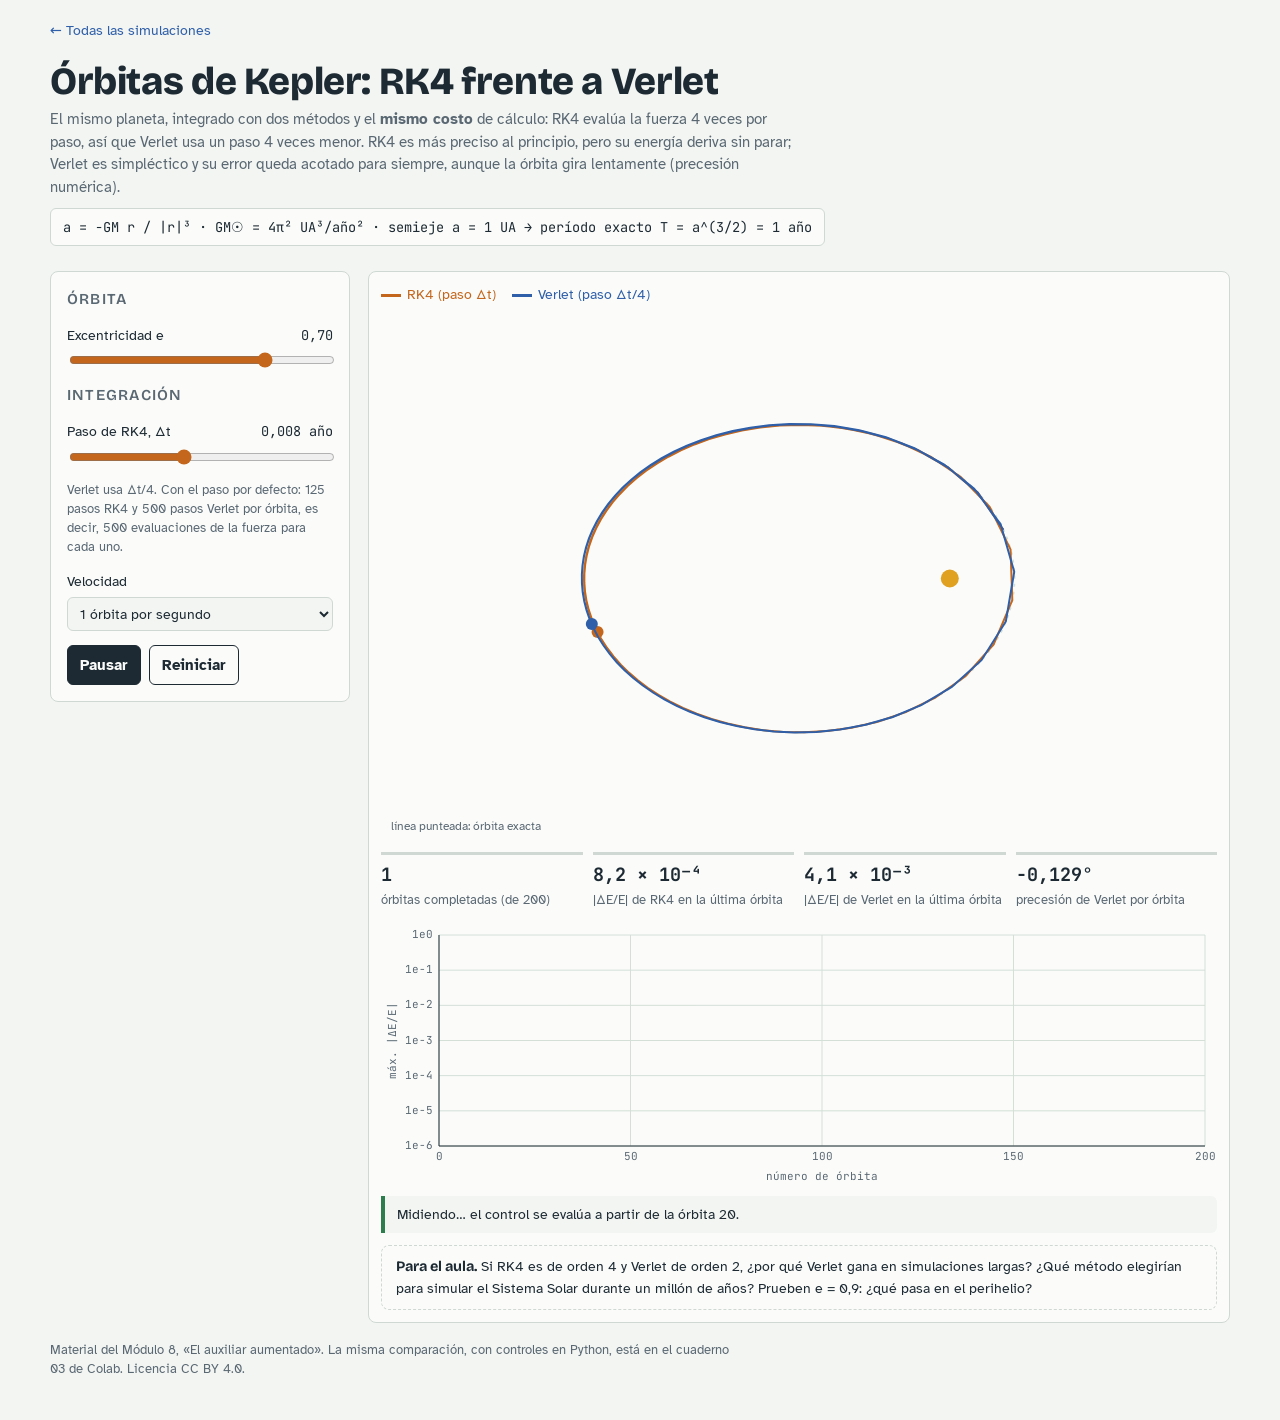
<file: docs/orbitas/index.html>
<!doctype html>
<html lang="es">
<head>
<meta charset="utf-8">
<meta name="viewport" content="width=device-width, initial-scale=1, viewport-fit=cover">
<title>Órbitas de Kepler</title>
<link rel="stylesheet" href="https://fonts.googleapis.com/css2?family=Bricolage+Grotesque:opsz,wght@12..96,600;12..96,800&family=Atkinson+Hyperlegible:wght@400;700&family=JetBrains+Mono:wght@400;600&display=swap">
<link rel="stylesheet" href="../assets/base.css">
</head>
<body>
<div class="wrap">
  <a class="back" href="../">← Todas las simulaciones</a>
  <header>
    <h1>Órbitas de Kepler: RK4 frente a Verlet</h1>
    <p>El mismo planeta, integrado con dos métodos y el <strong>mismo costo</strong> de cálculo: RK4 evalúa la fuerza 4 veces por paso, así que Verlet usa un paso 4 veces menor. RK4 es más preciso al principio, pero su energía deriva sin parar; Verlet es simpléctico y su error queda acotado para siempre, aunque la órbita gira lentamente (precesión numérica).</p>
    <div class="eq">a = −GM r / |r|³ · GM☉ = 4π² UA³/año² · semieje a = 1 UA → período exacto T = a^(3/2) = 1 año</div>
  </header>

  <div class="main">
    <section class="panel" aria-label="Parámetros">
      <h2>Órbita</h2>
      <label for="ec"><span class="row">Excentricidad e <output id="eco"></output></span><input id="ec" type="range" min="0.1" max="0.9" step="0.05" value="0.7"></label>
      <h2>Integración</h2>
      <label for="dt"><span class="row">Paso de RK4, Δt <output id="dto"></output></span><input id="dt" type="range" min="0.002" max="0.016" step="0.001" value="0.008"></label>
      <p class="note">Verlet usa Δt/4. Con el paso por defecto: 125 pasos RK4 y 500 pasos Verlet por órbita, es decir, 500 evaluaciones de la fuerza para cada uno.</p>
      <label for="sp">Velocidad
        <select id="sp"><option value="0.2">0,2 órbitas por segundo</option><option value="1" selected>1 órbita por segundo</option><option value="5">5 órbitas por segundo</option></select>
      </label>
      <div class="btns">
        <button id="play" type="button">Pausar</button>
        <button id="reset" class="ghost" type="button">Reiniciar</button>
      </div>
    </section>

    <section class="stage" aria-label="Simulación">
      <div class="legend"><span class="b">RK4 (paso Δt)</span><span class="a">Verlet (paso Δt/4)</span></div>
      <canvas id="cv" role="img" aria-label="Órbitas calculadas con RK4 y con Verlet alrededor del Sol"></canvas>
      <div class="stats">
        <div class="stat"><b id="so">0</b><span>órbitas completadas (de 200)</span></div>
        <div class="stat"><b id="sr">—</b><span>|ΔE/E| de RK4 en la última órbita</span></div>
        <div class="stat"><b id="sv">—</b><span>|ΔE/E| de Verlet en la última órbita</span></div>
        <div class="stat"><b id="sp2">—</b><span>precesión de Verlet por órbita</span></div>
      </div>
      <canvas id="ch" role="img" aria-label="Error máximo de energía por órbita, escala logarítmica"></canvas>
      <div class="check" id="check"></div>
      <div class="aula"><strong>Para el aula.</strong> Si RK4 es de orden 4 y Verlet de orden 2, ¿por qué Verlet gana en simulaciones largas? ¿Qué método elegirían para simular el Sistema Solar durante un millón de años? Prueben e = 0,9: ¿qué pasa en el perihelio?</div>
    </section>
  </div>
  <footer>Material del Módulo 8, «El auxiliar aumentado». La misma comparación, con controles en Python, está en el cuaderno 03 de Colab. Licencia CC BY 4.0.</footer>
</div>

<script src="../assets/plot.js"></script>
<script>
(function () {
  const GM = 4 * Math.PI * Math.PI, a = 1, ORB = 200;
  const $ = id => document.getElementById(id);
  const acc = (x, y) => { const r3 = Math.pow(x * x + y * y, 1.5); return [-GM * x / r3, -GM * y / r3]; };
  const energy = s => 0.5 * (s[2] * s[2] + s[3] * s[3]) - GM / Math.hypot(s[0], s[1]);
  function rk4(s, h) {
    const f = q => { const ac = acc(q[0], q[1]); return [q[2], q[3], ac[0], ac[1]]; };
    const k1 = f(s), k2 = f(s.map((v, i) => v + h / 2 * k1[i])), k3 = f(s.map((v, i) => v + h / 2 * k2[i])), k4 = f(s.map((v, i) => v + h * k3[i]));
    return s.map((v, i) => v + h / 6 * (k1[i] + 2 * k2[i] + 2 * k3[i] + k4[i]));
  }
  function verlet(s, h) {
    let [x, y, vx, vy] = s; let ac = acc(x, y);
    vx += h / 2 * ac[0]; vy += h / 2 * ac[1]; x += h * vx; y += h * vy;
    ac = acc(x, y); vx += h / 2 * ac[0]; vy += h / 2 * ac[1];
    return [x, y, vx, vy];
  }
  window.__orb = { rk4, verlet, energy, acc, GM };

  let R, V, E0, dt, n, steps, envR, envV, trailR, trailV, peri, running = true, e, w0, wPrev, wCum;
  function reset() {
    e = +$("ec").value; dt = +$("dt").value;
    $("eco").textContent = Lab.fmt(e, 2); $("dto").textContent = Lab.fmt(dt, 3) + " año";
    const rp = a * (1 - e), vp = Math.sqrt(GM * (1 + e) / (a * (1 - e)));
    R = [rp, 0, 0, vp]; V = R.slice(); E0 = energy(R);
    n = Math.round(1 / dt); steps = 0; w0 = wPrev = argPeri(V); wCum = 0; envR = [0]; envV = [0]; trailR = []; trailV = []; peri = [];
    draw(); chart(); stats();
  }
  function advance(nSteps) {
    for (let k = 0; k < nSteps && steps < ORB * n; k++) {
      R = rk4(R, dt);
      for (let j = 0; j < 4; j++) {
        V = verlet(V, dt / 4);
      }
      steps++;
      if (steps % 5 === 0) { const w = argPeri(V); let d = w - wPrev; if (d > Math.PI) d -= 2 * Math.PI; if (d < -Math.PI) d += 2 * Math.PI; wCum += d; wPrev = w; }
      const orb = Math.floor(steps / n);
      if (envR.length <= orb) { envR.push(0); envV.push(0); }
      envR[orb] = Math.max(envR[orb], Math.abs(energy(R) - E0) / Math.abs(E0));
      envV[orb] = Math.max(envV[orb], Math.abs(energy(V) - E0) / Math.abs(E0));
      if (steps % 2 === 0) { trailR.push([R[0], R[1]]); trailV.push([V[0], V[1]]); if (trailR.length > n) { trailR.shift(); trailV.shift(); } }
    }
  }
  function argPeri(s) {   // ángulo del perihelio a partir del vector de Runge–Lenz
    const [x, y, vx, vy] = s, h = x * vy - y * vx, r = Math.hypot(x, y);
    const ex = vy * h / GM - x / r, ey = -vx * h / GM - y / r;
    return Math.atan2(ey, ex);
  }
  const cv = $("cv"), ch = $("ch");
  function draw() {
    const { ctx, w, h } = Lab.fit(cv, 16 / 10);
    ctx.fillStyle = Lab.css("--sheet"); ctx.fillRect(0, 0, w, h);
    const span = 2.1 * a * (1 + e), sc = Math.min(w / span, h / (2 * a * Math.sqrt(1 - e * e) * 1.25 + 0.3)) * 0.92;
    const cx = w / 2 + a * e * sc, cy = h / 2;
    const P = (x, y) => [cx + x * sc, cy - y * sc];
    ctx.strokeStyle = Lab.css("--grid"); ctx.setLineDash([3, 5]); ctx.beginPath();
    for (let i = 0; i <= 200; i++) { const E = 2 * Math.PI * i / 200, p = P(a * (Math.cos(E) - e), a * Math.sqrt(1 - e * e) * Math.sin(E)); i ? ctx.lineTo(...p) : ctx.moveTo(...p); }
    ctx.stroke(); ctx.setLineDash([]);
    [[trailR, "--b", R], [trailV, "--a", V]].forEach(([tr, c, s]) => {
      ctx.strokeStyle = Lab.css(c); ctx.lineWidth = 2; ctx.beginPath();
      tr.forEach((p, i) => { const q = P(p[0], p[1]); i ? ctx.lineTo(...q) : ctx.moveTo(...q); }); ctx.stroke();
      ctx.fillStyle = Lab.css(c); const q = P(s[0], s[1]); ctx.beginPath(); ctx.arc(q[0], q[1], 6, 0, 7); ctx.fill();
    });
    ctx.fillStyle = "#e0a020"; const sun = P(0, 0); ctx.beginPath(); ctx.arc(sun[0], sun[1], 9, 0, 7); ctx.fill();
    ctx.fillStyle = Lab.css("--muted"); ctx.font = "12px 'Atkinson Hyperlegible', sans-serif"; ctx.fillText("línea punteada: órbita exacta", 10, h - 10);
  }
  function chart() {
    const k = envR.length - 1, xs = [], yr = [], yv = [];
    for (let i = 0; i < k; i++) { xs.push(i + 1); yr.push(envR[i]); yv.push(envV[i]); }
    Lab.plot(ch, 3.2, [{ xs, ys: yr, color: "--b" }, { xs, ys: yv, color: "--a" }],
      { logY: true, xmin: 0, xmax: ORB, ymin: 1e-6, ymax: 1, xLabel: "número de órbita", yLabel: "máx. |ΔE/E|" });
  }
  function stats() {
    const k = envR.length - 1;
    $("so").textContent = Math.min(k, ORB);
    $("sr").textContent = k ? Lab.sci(envR[k - 1]) : "—";
    $("sv").textContent = k ? Lab.sci(envV[k - 1]) : "—";
    const orbits = steps / n, prec = orbits > 1 ? (wCum * 180 / Math.PI) / orbits : NaN;
    $("sp2").textContent = Number.isFinite(prec) ? Lab.fmt(prec, 3) + "°" : "—";
    if (k < 20) { $("check").className = "check"; $("check").innerHTML = "<div>Midiendo… el control se evalúa a partir de la órbita 20.</div>"; return; }
    const first = (env) => Math.max(...env.slice(0, 10)), lastk = (env) => Math.max(...env.slice(k - 10, k));
    const vvOk = lastk(envV) < 1.1 * first(envV), rkDrift = lastk(envR) / first(envR);
    $("check").className = "check" + (vvOk ? "" : " bad");
    $("check").innerHTML = `<div><strong>${vvOk ? "Control superado" : "Revisar"}.</strong> Verlet: error de energía de las últimas 10 órbitas <b>${Lab.sci(lastk(envV))}</b> frente a <b>${Lab.sci(first(envV))}</b> en las primeras 10 (acotado). RK4: el error creció <b>${Lab.fmt(rkDrift, 1)}</b> veces (deriva secular).</div>`;
  }
  let lastT = performance.now(), lastUi = 0, acc_ = 0;
  function frame(now) {
    const dtw = Math.min(0.1, (now - lastT) / 1000); lastT = now;
    if (running && steps < ORB * n) {
      acc_ += dtw * +$("sp").value * n; const k = Math.floor(acc_); acc_ -= k;
      advance(k); draw();
      if (now - lastUi > 300) { chart(); stats(); lastUi = now; }
      if (steps >= ORB * n) { chart(); stats(); }
    }
    requestAnimationFrame(frame);
  }
  ["ec", "dt"].forEach(id => $(id).addEventListener("input", reset));
  $("reset").addEventListener("click", () => { reset(); running = true; $("play").textContent = "Pausar"; });
  $("play").addEventListener("click", () => { running = !running; $("play").textContent = running ? "Pausar" : "Continuar"; });
  window.addEventListener("resize", () => { draw(); chart(); });
  if (Lab.reduced()) { running = false; $("play").textContent = "Iniciar"; }
  reset(); requestAnimationFrame(frame);
})();
</script>
</body>
</html>
</file>
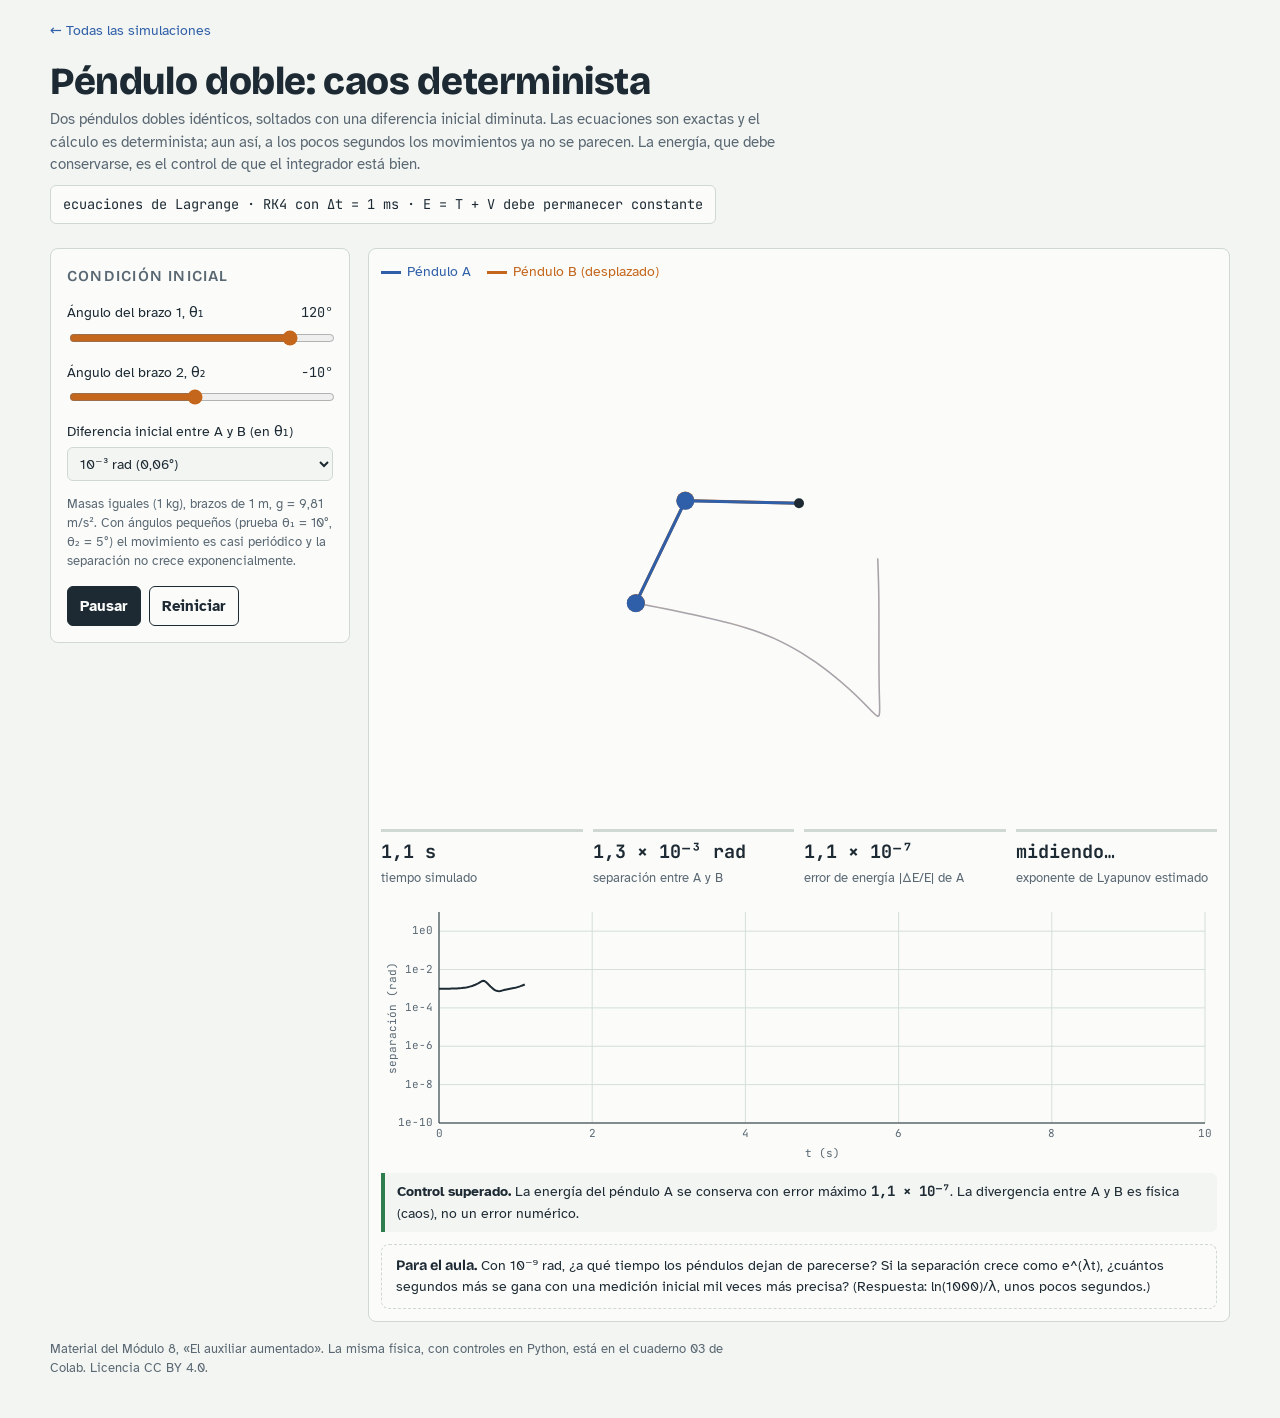
<file: docs/pendulo-doble/index.html>
<!doctype html>
<html lang="es">
<head>
<meta charset="utf-8">
<meta name="viewport" content="width=device-width, initial-scale=1, viewport-fit=cover">
<title>Péndulo Doble Caótico</title>
<link rel="stylesheet" href="https://fonts.googleapis.com/css2?family=Bricolage+Grotesque:opsz,wght@12..96,600;12..96,800&family=Atkinson+Hyperlegible:wght@400;700&family=JetBrains+Mono:wght@400;600&display=swap">
<link rel="stylesheet" href="../assets/base.css">
</head>
<body>
<div class="wrap">
  <a class="back" href="../">← Todas las simulaciones</a>
  <header>
    <h1>Péndulo doble: caos determinista</h1>
    <p>Dos péndulos dobles idénticos, soltados con una diferencia inicial diminuta. Las ecuaciones son exactas y el cálculo es determinista; aun así, a los pocos segundos los movimientos ya no se parecen. La energía, que debe conservarse, es el control de que el integrador está bien.</p>
    <div class="eq">ecuaciones de Lagrange · RK4 con Δt = 1 ms · E = T + V debe permanecer constante</div>
  </header>

  <div class="main">
    <section class="panel" aria-label="Parámetros">
      <h2>Condición inicial</h2>
      <label for="t1"><span class="row">Ángulo del brazo 1, θ₁ <output id="t1o"></output></span><input id="t1" type="range" min="-170" max="170" value="120"></label>
      <label for="t2"><span class="row">Ángulo del brazo 2, θ₂ <output id="t2o"></output></span><input id="t2" type="range" min="-170" max="170" value="-10"></label>
      <label for="dl">Diferencia inicial entre A y B (en θ₁)
        <select id="dl">
          <option value="1e-9">10⁻⁹ rad (una milmillonésima)</option>
          <option value="1e-6">10⁻⁶ rad</option>
          <option value="1e-3" selected>10⁻³ rad (0,06°)</option>
          <option value="1e-1">0,1 rad (5,7°)</option>
        </select>
      </label>
      <p class="note">Masas iguales (1 kg), brazos de 1 m, g = 9,81 m/s². Con ángulos pequeños (prueba θ₁ = 10°, θ₂ = 5°) el movimiento es casi periódico y la separación no crece exponencialmente.</p>
      <div class="btns">
        <button id="play" type="button">Pausar</button>
        <button id="reset" class="ghost" type="button">Reiniciar</button>
      </div>
    </section>

    <section class="stage" aria-label="Simulación">
      <div class="legend"><span class="a">Péndulo A</span><span class="b">Péndulo B (desplazado)</span></div>
      <canvas id="cv" role="img" aria-label="Animación de los dos péndulos dobles con su trayectoria"></canvas>
      <div class="stats">
        <div class="stat"><b id="st">0,0 s</b><span>tiempo simulado</span></div>
        <div class="stat"><b id="ss">—</b><span>separación entre A y B</span></div>
        <div class="stat"><b id="se">—</b><span>error de energía |ΔE/E| de A</span></div>
        <div class="stat"><b id="sl">—</b><span>exponente de Lyapunov estimado</span></div>
      </div>
      <canvas id="ch" role="img" aria-label="Separación entre A y B en escala logarítmica"></canvas>
      <div class="check" id="check"></div>
      <div class="aula"><strong>Para el aula.</strong> Con 10⁻⁹ rad, ¿a qué tiempo los péndulos dejan de parecerse? Si la separación crece como e^(λt), ¿cuántos segundos más se gana con una medición inicial mil veces más precisa? (Respuesta: ln(1000)/λ, unos pocos segundos.)</div>
    </section>
  </div>
  <footer>Material del Módulo 8, «El auxiliar aumentado». La misma física, con controles en Python, está en el cuaderno 03 de Colab. Licencia CC BY 4.0.</footer>
</div>

<script src="../assets/plot.js"></script>
<script>
(function () {
  const m1 = 1, m2 = 1, l1 = 1, l2 = 1, g = 9.81, DT = 0.001;
  const $ = id => document.getElementById(id);

  function deriv(s) {
    const [t1, w1, t2, w2] = s, d = t2 - t1, c = Math.cos(d), sn = Math.sin(d);
    const den1 = (m1 + m2) * l1 - m2 * l1 * c * c;
    const a1 = (m2 * l1 * w1 * w1 * sn * c + m2 * g * Math.sin(t2) * c + m2 * l2 * w2 * w2 * sn - (m1 + m2) * g * Math.sin(t1)) / den1;
    const den2 = (l2 / l1) * den1;
    const a2 = (-m2 * l2 * w2 * w2 * sn * c + (m1 + m2) * (g * Math.sin(t1) * c - l1 * w1 * w1 * sn - g * Math.sin(t2))) / den2;
    return [w1, a1, w2, a2];
  }
  function rk4(s, h) {
    const k1 = deriv(s), k2 = deriv(s.map((x, i) => x + h / 2 * k1[i])),
          k3 = deriv(s.map((x, i) => x + h / 2 * k2[i])), k4 = deriv(s.map((x, i) => x + h * k3[i]));
    return s.map((x, i) => x + h / 6 * (k1[i] + 2 * k2[i] + 2 * k3[i] + k4[i]));
  }
  function energy(s) {
    const [t1, w1, t2, w2] = s;
    return 0.5 * (m1 + m2) * l1 * l1 * w1 * w1 + 0.5 * m2 * l2 * l2 * w2 * w2 + m2 * l1 * l2 * w1 * w2 * Math.cos(t1 - t2)
      - (m1 + m2) * g * l1 * Math.cos(t1) - m2 * g * l2 * Math.cos(t2);
  }
  window.__pd = { deriv, rk4, energy };

  let A, B, E0, t, hist, trailA, trailB, running = true, maxErr;
  function reset() {
    const t1 = +$("t1").value * Math.PI / 180, t2 = +$("t2").value * Math.PI / 180, d = +$("dl").value;
    $("t1o").textContent = $("t1").value + "°"; $("t2o").textContent = $("t2").value + "°";
    A = [t1, 0, t2, 0]; B = [t1 + d, 0, t2, 0]; E0 = energy(A); t = 0; maxErr = 0;
    hist = { t: [0], sep: [d] }; trailA = []; trailB = [];
    draw(); chart(); stats();
  }
  function tip(s) {
    const x1 = l1 * Math.sin(s[0]), y1 = l1 * Math.cos(s[0]);
    return [x1, y1, x1 + l2 * Math.sin(s[2]), y1 + l2 * Math.cos(s[2])];
  }
  function sep() { return Math.hypot(A[0] - B[0], A[2] - B[2]); }

  const cv = $("cv"), ch = $("ch");
  function draw() {
    const { ctx, w, h } = Lab.fit(cv, 16 / 10);
    ctx.fillStyle = Lab.css("--sheet"); ctx.fillRect(0, 0, w, h);
    const sc = Math.min(w, h) / 4.6, ox = w / 2, oy = h / 2 - 0.1 * h;
    const P = (x, y) => [ox + x * sc, oy + y * sc];
    [[trailB, "--b"], [trailA, "--a"]].forEach(([tr, c]) => {
      ctx.strokeStyle = Lab.css(c); ctx.globalAlpha = 0.35; ctx.lineWidth = 1.5; ctx.beginPath();
      tr.forEach((p, i) => { const q = P(p[0], p[1]); i ? ctx.lineTo(q[0], q[1]) : ctx.moveTo(q[0], q[1]); }); ctx.stroke(); ctx.globalAlpha = 1;
    });
    [[B, "--b"], [A, "--a"]].forEach(([s, c]) => {
      const [x1, y1, x2, y2] = tip(s), p0 = P(0, 0), p1 = P(x1, y1), p2 = P(x2, y2);
      ctx.strokeStyle = Lab.css(c); ctx.lineWidth = 3; ctx.beginPath(); ctx.moveTo(...p0); ctx.lineTo(...p1); ctx.lineTo(...p2); ctx.stroke();
      ctx.fillStyle = Lab.css(c); [p1, p2].forEach(p => { ctx.beginPath(); ctx.arc(p[0], p[1], 9, 0, 7); ctx.fill(); });
    });
    ctx.fillStyle = Lab.css("--ink"); ctx.beginPath(); ctx.arc(ox, oy, 5, 0, 7); ctx.fill();
  }
  function chart() {
    Lab.plot(ch, 3.2, [{ xs: hist.t, ys: hist.sep, color: "--ink", width: 2 }],
      { logY: true, xLabel: "t (s)", yLabel: "separación (rad)", xmin: 0, xmax: Math.max(10, Math.ceil(t / 10) * 10), ymin: Math.min(1e-10, +$("dl").value), ymax: 10 });
  }
  function lyap() {
    const xs = [], ys = [];
    hist.t.forEach((tt, i) => { const s = hist.sep[i]; if (s > 10 * +$("dl").value && s < 1e-2) { xs.push(tt); ys.push(Math.log(s)); } });
    if (xs.length < 20) return NaN;
    const n = xs.length, mx = xs.reduce((a, b) => a + b) / n, my = ys.reduce((a, b) => a + b) / n;
    let num = 0, den = 0; xs.forEach((x, i) => { num += (x - mx) * (ys[i] - my); den += (x - mx) ** 2; });
    return num / den;
  }
  function stats() {
    $("st").textContent = Lab.fmt(t, 1) + " s";
    $("ss").textContent = Lab.sci(sep()) + " rad";
    $("se").textContent = Lab.sci(maxErr);
    const l = lyap(); $("sl").textContent = Number.isFinite(l) ? Lab.fmt(l, 2) + " s⁻¹" : "midiendo…";
    const ok = maxErr < 1e-5;
    $("check").className = "check" + (ok ? "" : " bad");
    $("check").innerHTML = ok
      ? `<div><strong>Control superado.</strong> La energía del péndulo A se conserva con error máximo <b>${Lab.sci(maxErr)}</b>. La divergencia entre A y B es física (caos), no un error numérico.</div>`
      : `<div><strong>Revisar.</strong> El error de energía (${Lab.sci(maxErr)}) supera 10⁻⁵: el paso de tiempo es demasiado grande para este movimiento.</div>`;
  }
  let last = 0;
  function frame(now) {
    if (running) {
      const steps = 16;                       // 16 ms de física por cuadro ≈ tiempo real
      for (let k = 0; k < steps; k++) { A = rk4(A, DT); B = rk4(B, DT); t += DT; }
      maxErr = Math.max(maxErr, Math.abs(energy(A) - E0) / Math.abs(E0));
      const a = tip(A), b = tip(B); trailA.push([a[2], a[3]]); trailB.push([b[2], b[3]]);
      if (trailA.length > 400) { trailA.shift(); trailB.shift(); }
      hist.t.push(t); hist.sep.push(sep());
      draw();
      if (now - last > 250) { chart(); stats(); last = now; }
      if (t > 60) { running = false; $("play").textContent = "Continuar"; chart(); stats(); }
    }
    requestAnimationFrame(frame);
  }
  ["t1", "t2", "dl"].forEach(id => $(id).addEventListener("input", reset));
  $("reset").addEventListener("click", () => { reset(); running = true; $("play").textContent = "Pausar"; });
  $("play").addEventListener("click", () => { running = !running; $("play").textContent = running ? "Pausar" : "Continuar"; if (t > 60 && running) reset(); });
  window.addEventListener("resize", () => { draw(); chart(); });
  if (Lab.reduced()) { running = false; $("play").textContent = "Iniciar"; }
  reset(); requestAnimationFrame(frame);
})();
</script>
</body>
</html>
</file>
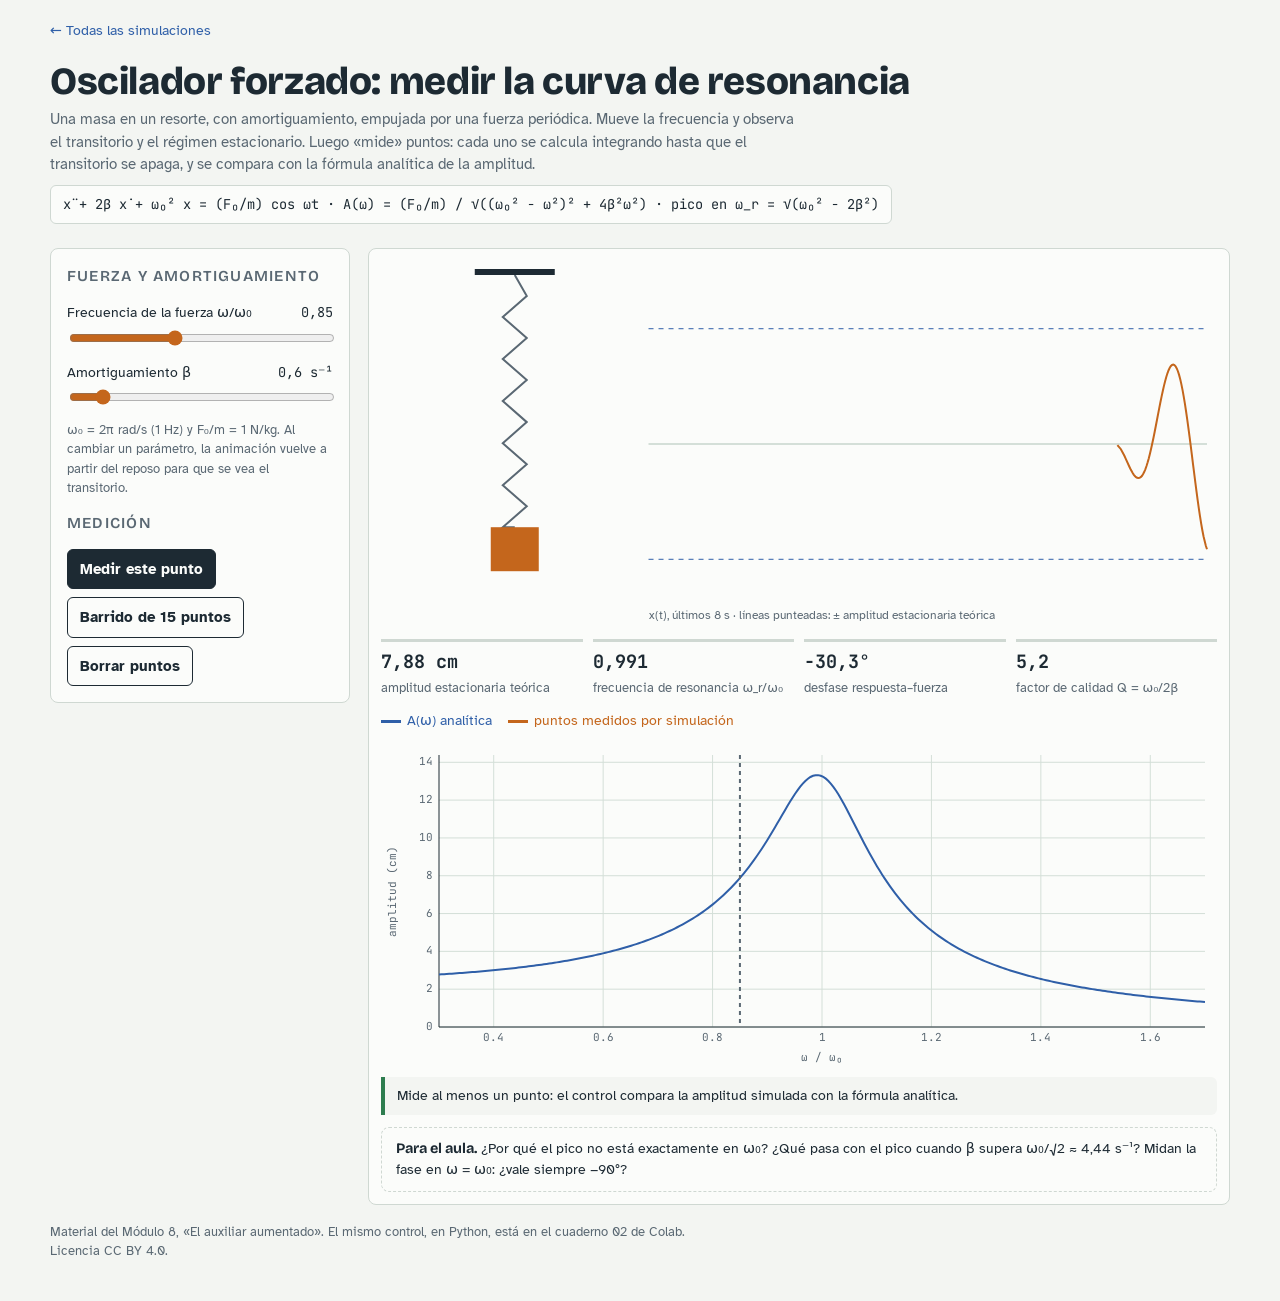
<file: docs/resonancia/index.html>
<!doctype html>
<html lang="es">
<head>
<meta charset="utf-8">
<meta name="viewport" content="width=device-width, initial-scale=1, viewport-fit=cover">
<title>Resonancia de un Oscilador</title>
<link rel="stylesheet" href="https://fonts.googleapis.com/css2?family=Bricolage+Grotesque:opsz,wght@12..96,600;12..96,800&family=Atkinson+Hyperlegible:wght@400;700&family=JetBrains+Mono:wght@400;600&display=swap">
<link rel="stylesheet" href="../assets/base.css">
</head>
<body>
<div class="wrap">
  <a class="back" href="../">← Todas las simulaciones</a>
  <header>
    <h1>Oscilador forzado: medir la curva de resonancia</h1>
    <p>Una masa en un resorte, con amortiguamiento, empujada por una fuerza periódica. Mueve la frecuencia y observa el transitorio y el régimen estacionario. Luego «mide» puntos: cada uno se calcula integrando hasta que el transitorio se apaga, y se compara con la fórmula analítica de la amplitud.</p>
    <div class="eq">ẍ + 2β ẋ + ω₀² x = (F₀/m) cos ωt · A(ω) = (F₀/m) / √((ω₀² − ω²)² + 4β²ω²) · pico en ω_r = √(ω₀² − 2β²)</div>
  </header>

  <div class="main">
    <section class="panel" aria-label="Parámetros">
      <h2>Fuerza y amortiguamiento</h2>
      <label for="w"><span class="row">Frecuencia de la fuerza ω/ω₀ <output id="wo"></output></span><input id="w" type="range" min="0.3" max="1.7" step="0.01" value="0.85"></label>
      <label for="b"><span class="row">Amortiguamiento β <output id="bo"></output></span><input id="b" type="range" min="0.2" max="4" step="0.1" value="0.6"></label>
      <p class="note">ω₀ = 2π rad/s (1 Hz) y F₀/m = 1 N/kg. Al cambiar un parámetro, la animación vuelve a partir del reposo para que se vea el transitorio.</p>
      <h2>Medición</h2>
      <div class="btns">
        <button id="meas" type="button">Medir este punto</button>
        <button id="sweep" class="ghost" type="button">Barrido de 15 puntos</button>
        <button id="clear" class="ghost" type="button">Borrar puntos</button>
      </div>
    </section>

    <section class="stage" aria-label="Simulación">
      <canvas id="cv" role="img" aria-label="Masa oscilando en un resorte y gráfica de posición en el tiempo"></canvas>
      <div class="stats">
        <div class="stat"><b id="sa">—</b><span>amplitud estacionaria teórica</span></div>
        <div class="stat"><b id="sr">—</b><span>frecuencia de resonancia ω_r/ω₀</span></div>
        <div class="stat"><b id="sf">—</b><span>desfase respuesta–fuerza</span></div>
        <div class="stat"><b id="sq">—</b><span>factor de calidad Q = ω₀/2β</span></div>
      </div>
      <div class="legend"><span class="a">A(ω) analítica</span><span class="b">puntos medidos por simulación</span></div>
      <canvas id="ch" role="img" aria-label="Curva de resonancia analítica con puntos medidos"></canvas>
      <div class="check" id="check"></div>
      <div class="aula"><strong>Para el aula.</strong> ¿Por qué el pico no está exactamente en ω₀? ¿Qué pasa con el pico cuando β supera ω₀/√2 ≈ 4,44 s⁻¹? Midan la fase en ω = ω₀: ¿vale siempre −90°?</div>
    </section>
  </div>
  <footer>Material del Módulo 8, «El auxiliar aumentado». El mismo control, en Python, está en el cuaderno 02 de Colab. Licencia CC BY 4.0.</footer>
</div>

<script src="../assets/plot.js"></script>
<script>
(function () {
  const w0 = 2 * Math.PI, F = 1;
  const $ = id => document.getElementById(id);
  const A = (w, b) => F / Math.sqrt((w0 * w0 - w * w) ** 2 + 4 * b * b * w * w);
  const phase = (w, b) => -Math.atan2(2 * b * w, w0 * w0 - w * w);
  function rk4(s, t, h, w, b) {
    const f = (q, tt) => [q[1], F * Math.cos(w * tt) - 2 * b * q[1] - w0 * w0 * q[0]];
    const k1 = f(s, t), k2 = f([s[0] + h / 2 * k1[0], s[1] + h / 2 * k1[1]], t + h / 2),
          k3 = f([s[0] + h / 2 * k2[0], s[1] + h / 2 * k2[1]], t + h / 2), k4 = f([s[0] + h * k3[0], s[1] + h * k3[1]], t + h);
    return [s[0] + h / 6 * (k1[0] + 2 * k2[0] + 2 * k3[0] + k4[0]), s[1] + h / 6 * (k1[1] + 2 * k2[1] + 2 * k3[1] + k4[1])];
  }
  // Amplitud medida: integra hasta apagar el transitorio (e^-12) y toma el máximo de |x| en 3 períodos
  function measure(w, b) {
    const T = 2 * Math.PI / w, h = T / 400, tTr = 12 / b;
    let s = [0, 0], t = 0;
    while (t < tTr) { s = rk4(s, t, h, w, b); t += h; }
    let m = 0; const tEnd = t + 3 * T;
    while (t < tEnd) { s = rk4(s, t, h, w, b); t += h; m = Math.max(m, Math.abs(s[0])); }
    return m;
  }
  window.__res = { A, measure, w0 };

  let s, t, w, b, hist, pts = [];
  function reset() {
    w = +$("w").value * w0; b = +$("b").value;
    $("wo").textContent = Lab.fmt(w / w0, 2); $("bo").textContent = Lab.fmt(b, 1) + " s⁻¹";
    s = [0, 0]; t = 0; hist = { t: [], x: [] };
    $("sa").textContent = Lab.fmt(A(w, b) * 100, 2) + " cm";
    const wr2 = w0 * w0 - 2 * b * b; $("sr").textContent = wr2 > 0 ? Lab.fmt(Math.sqrt(wr2) / w0, 3) : "sin pico";
    $("sf").textContent = Lab.fmt(phase(w, b) * 180 / Math.PI, 1) + "°";
    $("sq").textContent = Lab.fmt(w0 / (2 * b), 1);
    chart();
  }
  function draw() {
    const { ctx, w: W, h: H } = Lab.fit($("cv"), 16 / 7);
    ctx.fillStyle = Lab.css("--sheet"); ctx.fillRect(0, 0, W, H);
    const scale = 0.35 * H / Math.max(A(w, b), 1e-9) * 0.9;   // la amplitud estacionaria ocupa ~35 % de la altura
    const midY = H / 2, massX = 0.16 * W, top = 14;
    // resorte
    const y = midY + Math.max(-0.45 * H, Math.min(0.45 * H, s[0] * scale));
    ctx.strokeStyle = Lab.css("--muted"); ctx.lineWidth = 2; ctx.beginPath(); ctx.moveTo(massX, top);
    const coils = 12; for (let i = 1; i <= coils; i++) ctx.lineTo(massX + (i % 2 ? 12 : -12), top + (y - 22 - top) * i / coils);
    ctx.lineTo(massX, y - 22); ctx.stroke();
    ctx.fillStyle = Lab.css("--ink"); ctx.fillRect(massX - 40, top - 6, 80, 6);
    ctx.fillStyle = Lab.css("--b"); ctx.fillRect(massX - 24, y - 22, 48, 44);
    // traza x(t) de los últimos 8 s
    const x0 = 0.32 * W, x1 = W - 10, span = 8;
    ctx.strokeStyle = Lab.css("--grid"); ctx.beginPath(); ctx.moveTo(x0, midY); ctx.lineTo(x1, midY); ctx.stroke();
    ctx.strokeStyle = Lab.css("--b"); ctx.lineWidth = 2; ctx.beginPath(); let st = false;
    hist.t.forEach((tt, i) => { if (tt < t - span) return; const px = x1 - (t - tt) / span * (x1 - x0), py = midY + Math.max(-0.45 * H, Math.min(0.45 * H, hist.x[i] * scale));
      st ? ctx.lineTo(px, py) : ctx.moveTo(px, py); st = true; }); ctx.stroke();
    ctx.strokeStyle = Lab.css("--a"); ctx.setLineDash([5, 5]); ctx.lineWidth = 1;
    [1, -1].forEach(sg => { ctx.beginPath(); ctx.moveTo(x0, midY + sg * A(w, b) * scale); ctx.lineTo(x1, midY + sg * A(w, b) * scale); ctx.stroke(); });
    ctx.setLineDash([]); ctx.fillStyle = Lab.css("--muted"); ctx.font = "12px 'Atkinson Hyperlegible', sans-serif";
    ctx.fillText("x(t), últimos 8 s · líneas punteadas: ± amplitud estacionaria teórica", x0, H - 8);
  }
  function chart() {
    const ws = Array.from({ length: 300 }, (_, i) => 0.3 + 1.4 * i / 299);
    const sorted = pts.slice().sort((p, q) => p.w - q.w);
    Lab.plot($("ch"), 2.6, [
      { xs: ws, ys: ws.map(r => A(r * w0, b) * 100), color: "--a", width: 2 },
      { xs: sorted.map(p => p.w / w0), ys: sorted.map(p => p.m * 100), color: "--b", width: 0, points: true }
    ], { xLabel: "ω / ω₀", yLabel: "amplitud (cm)", xmin: 0.3, xmax: 1.7, zeroBase: true, ymin: 0, vline: w / w0 });
    const errs = pts.map(p => Math.abs(p.m - A(p.w, p.b)) / A(p.w, p.b)), mx = errs.length ? Math.max(...errs) : NaN;
    const ok = !errs.length || mx < 5e-3;
    $("check").className = "check" + (ok ? "" : " bad");
    $("check").innerHTML = !errs.length ? "<div>Mide al menos un punto: el control compara la amplitud simulada con la fórmula analítica.</div>"
      : `<div><strong>${ok ? "Control superado" : "Revisar"}.</strong> ${errs.length} punto(s) medido(s) con β = ${Lab.fmt(b, 1)} s⁻¹; diferencia máxima con la teoría: <b>${Lab.fmt(mx * 100, 3)} %</b>.</div>`;
  }
  let lastT = performance.now();
  function frame(now) {
    const dtw = Math.min(0.05, (now - lastT) / 1000); lastT = now;
    if (!Lab.reduced()) {
      const n = Math.max(1, Math.ceil(dtw / 0.002)), h = dtw / n;
      for (let i = 0; i < n; i++) { s = rk4(s, t, h, w, b); t += h; }
      hist.t.push(t); hist.x.push(s[0]); while (hist.t.length && hist.t[0] < t - 8.5) { hist.t.shift(); hist.x.shift(); }
    }
    draw(); requestAnimationFrame(frame);
  }
  ["w", "b"].forEach(id => $(id).addEventListener("input", () => { if (id === "b") pts = []; reset(); }));
  $("meas").addEventListener("click", () => { pts.push({ w, b, m: measure(w, b) }); chart(); });
  $("sweep").addEventListener("click", () => { for (let i = 0; i < 15; i++) { const ww = (0.3 + 1.4 * i / 14) * w0; pts.push({ w: ww, b, m: measure(ww, b) }); } chart(); });
  $("clear").addEventListener("click", () => { pts = []; chart(); });
  window.addEventListener("resize", chart);
  reset(); requestAnimationFrame(frame);
})();
</script>
</body>
</html>
</file>
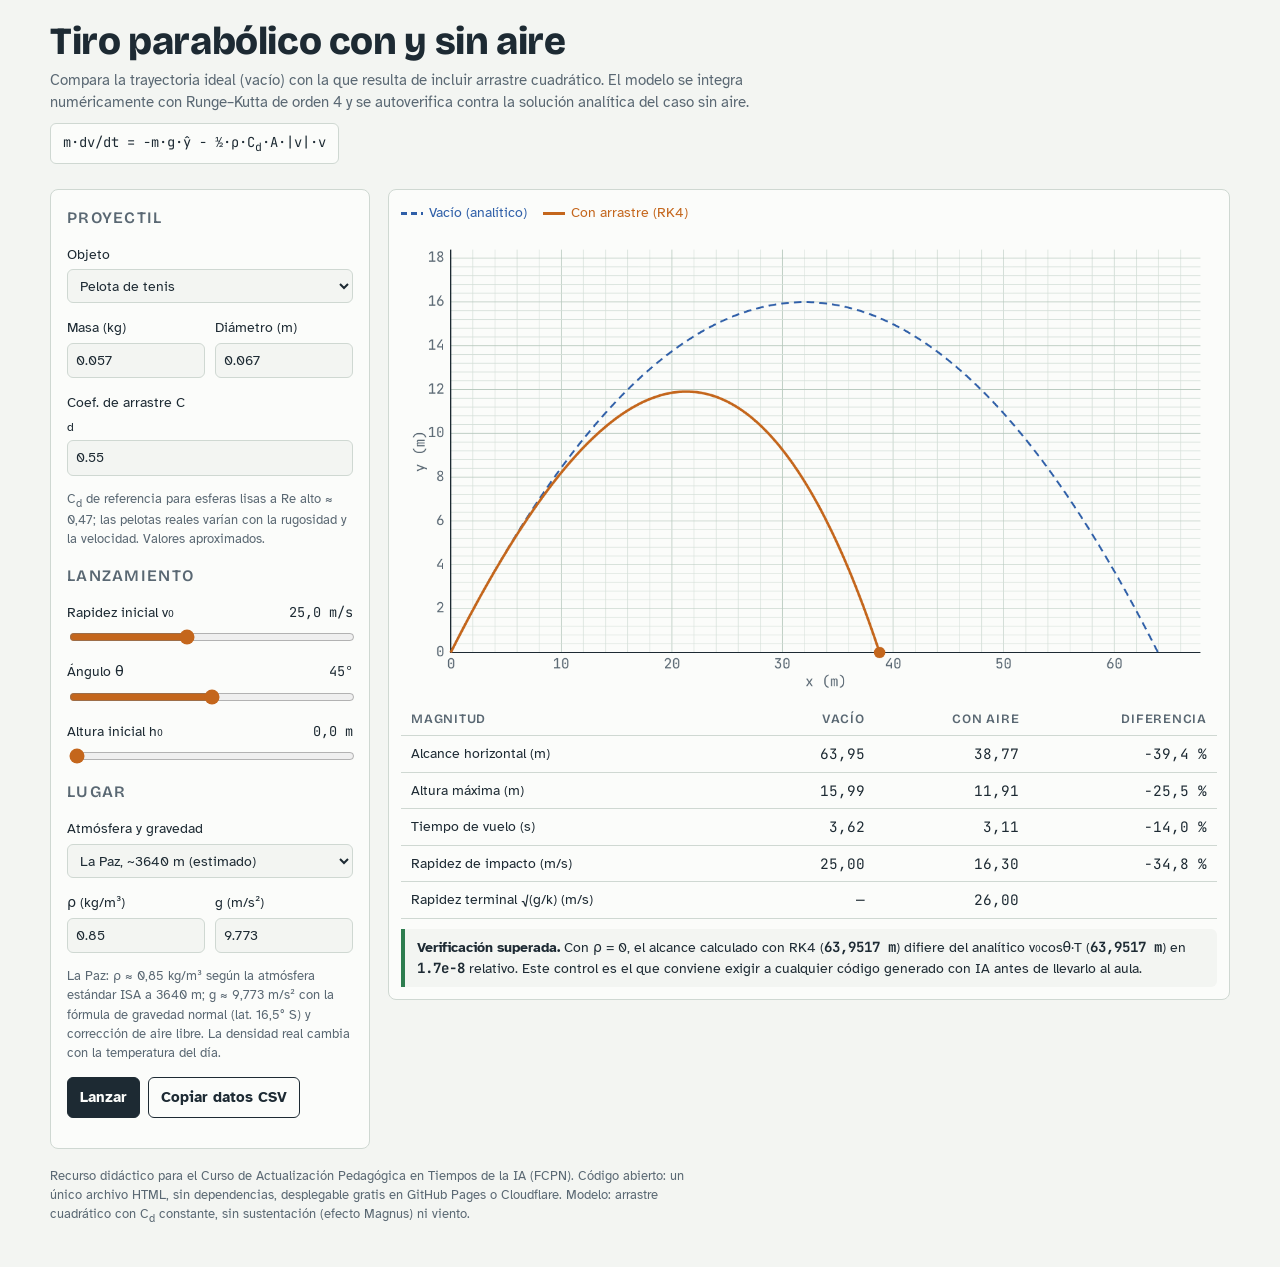
<file: docs/tiro-parabolico/index.html>
<!doctype html>
<html lang="es">
<head>
<meta charset="utf-8">
<meta name="viewport" content="width=device-width, initial-scale=1, viewport-fit=cover">
<title>Tiro Parabólico en La Paz</title>
<meta name="claude:viewport-fit-sides" content="cover">
<link rel="preconnect" href="https://fonts.googleapis.com">
<link rel="stylesheet" href="https://fonts.googleapis.com/css2?family=Bricolage+Grotesque:opsz,wght@12..96,600;12..96,800&family=Atkinson+Hyperlegible:wght@400;700&family=JetBrains+Mono:wght@400;600&display=swap">
<style>
/* Layout: cuaderno de laboratorio — panel de parámetros a la izquierda, gráfica sobre papel milimetrado a la derecha */
:root{
  --paper:#f3f5f2; --sheet:#fbfcfa; --ink:#1d2a33; --muted:#5a6873;
  --grid:#d4dfd8; --grid-strong:#b6c8bd;
  --vac:#2f5fa8; --air:#c4661c; --ok:#2e7d4f; --warn:#a33a2a; --line:#cfd8d2;
  --f-display:"Bricolage Grotesque", "Segoe UI", system-ui, sans-serif;
  --f-body:"Atkinson Hyperlegible", "Segoe UI", system-ui, sans-serif;
  --f-mono:"JetBrains Mono", ui-monospace, "Cascadia Mono", Consolas, monospace;
}
@media (prefers-color-scheme: dark){:root:not([data-theme="light"]){
  --paper:#11181c; --sheet:#162026; --ink:#e3ebe6; --muted:#9aa9b1;
  --grid:#22313a; --grid-strong:#2f434e; --vac:#7aa7ec; --air:#f0a35e; --ok:#6cc391; --warn:#ef8a78; --line:#2b3b44; color-scheme:dark}}
:root[data-theme="dark"]{
  --paper:#11181c; --sheet:#162026; --ink:#e3ebe6; --muted:#9aa9b1;
  --grid:#22313a; --grid-strong:#2f434e; --vac:#7aa7ec; --air:#f0a35e; --ok:#6cc391; --warn:#ef8a78; --line:#2b3b44; color-scheme:dark}
*{box-sizing:border-box}
body{background:var(--paper);color:var(--ink);font-family:var(--f-body);font-size:15px;line-height:1.5;
  padding-left:max(16px,env(safe-area-inset-left,0px));padding-right:max(16px,env(safe-area-inset-right,0px));padding-block:20px 40px}
.wrap{max-width:1180px;margin:0 auto;display:grid;gap:18px}
header h1{font-family:var(--f-display);font-weight:800;font-size:clamp(1.6rem,3.4vw,2.4rem);line-height:1.1;margin:0;text-wrap:balance;letter-spacing:-.01em}
header p{margin:.4rem 0 0;color:var(--muted);max-width:70ch}
.eq{font-family:var(--f-mono);font-size:.86rem;background:var(--sheet);border:1px solid var(--line);border-radius:6px;padding:.5rem .75rem;display:inline-block;margin-top:.6rem;overflow-x:auto;max-width:100%}
.main{display:grid;grid-template-columns:320px 1fr;gap:18px;align-items:start}
@media (max-width:860px){.main{grid-template-columns:1fr}}
.panel{background:var(--sheet);border:1px solid var(--line);border-radius:8px;padding:16px;display:grid;gap:14px;min-width:0}
.panel h2{font-family:var(--f-display);font-size:1rem;margin:0;text-transform:uppercase;letter-spacing:.08em;color:var(--muted);font-weight:600}
label{display:grid;gap:4px;font-size:.9rem}
.row{display:flex;justify-content:space-between;gap:8px;align-items:baseline}
.row output{font-family:var(--f-mono);font-variant-numeric:tabular-nums;font-size:.85rem}
input[type=range]{width:100%;accent-color:var(--air)}
select,input[type=number]{font:inherit;padding:6px 8px;border:1px solid var(--line);border-radius:6px;background:var(--paper);color:var(--ink);width:100%}
.two{display:grid;grid-template-columns:1fr 1fr;gap:10px}
.note{font-size:.8rem;color:var(--muted);margin:0}
button{font:inherit;font-weight:700;border:1px solid var(--ink);background:var(--ink);color:var(--sheet);border-radius:6px;padding:8px 12px;cursor:pointer}
button.ghost{background:transparent;color:var(--ink)}
button:focus-visible,select:focus-visible,input:focus-visible{outline:3px solid var(--air);outline-offset:2px}
.btns{display:flex;gap:8px;flex-wrap:wrap}
.plot{background:var(--sheet);border:1px solid var(--line);border-radius:8px;padding:12px;min-width:0;display:grid;gap:10px}
canvas{width:100%;height:auto;aspect-ratio:16/9;display:block;max-width:100%}
.legend{display:flex;gap:16px;flex-wrap:wrap;font-size:.88rem}
.legend span::before{content:"";display:inline-block;width:22px;height:3px;vertical-align:middle;margin-right:6px;background:currentColor}
.legend .v{color:var(--vac)} .legend .a{color:var(--air)}
.legend .v::before{background:repeating-linear-gradient(90deg,var(--vac) 0 6px,transparent 6px 10px)}
.results{overflow-x:auto}
table{border-collapse:collapse;width:100%;font-variant-numeric:tabular-nums;font-size:.9rem}
th,td{padding:7px 10px;border-bottom:1px solid var(--line);text-align:right;white-space:nowrap}
th:first-child,td:first-child{text-align:left}
thead th{font-family:var(--f-display);font-weight:600;color:var(--muted);font-size:.8rem;text-transform:uppercase;letter-spacing:.06em}
td.num{font-family:var(--f-mono)}
.check{display:flex;gap:10px;align-items:flex-start;border-left:4px solid var(--ok);padding:8px 12px;background:var(--paper);border-radius:0 6px 6px 0;font-size:.88rem}
.check.bad{border-color:var(--warn)}
.check b{font-family:var(--f-mono)}
footer{color:var(--muted);font-size:.8rem;max-width:80ch}
@media (prefers-reduced-motion: reduce){*{scroll-behavior:auto}}
</style>
<style>body{margin:0}</style>
</head>
<body>
<div class="wrap">
<header>
  <h1>Tiro parabólico con y sin aire</h1>
  <p>Compara la trayectoria ideal (vacío) con la que resulta de incluir arrastre cuadrático. El modelo se integra numéricamente con Runge–Kutta de orden 4 y se autoverifica contra la solución analítica del caso sin aire.</p>
  <div class="eq">m·dv/dt = −m·g·ŷ − ½·ρ·C<sub>d</sub>·A·|v|·v</div>
</header>

<div class="main">
  <section class="panel" aria-label="Parámetros">
    <h2>Proyectil</h2>
    <label for="preset">Objeto
      <select id="preset">
        <option value="tenis">Pelota de tenis</option>
        <option value="futbol">Pelota de fútbol</option>
        <option value="pingpong">Pelota de ping-pong</option>
        <option value="acero">Esfera de acero (d = 3 cm)</option>
        <option value="custom">Personalizado</option>
      </select>
    </label>
    <div class="two">
      <label for="m">Masa (kg)<input id="m" type="number" step="0.0001" min="0.0001"></label>
      <label for="d">Diámetro (m)<input id="d" type="number" step="0.001" min="0.001"></label>
    </div>
    <label for="cd">Coef. de arrastre C<sub>d</sub><input id="cd" type="number" step="0.01" min="0"></label>
    <p class="note">C<sub>d</sub> de referencia para esferas lisas a Re alto ≈ 0,47; las pelotas reales varían con la rugosidad y la velocidad. Valores aproximados.</p>

    <h2>Lanzamiento</h2>
    <label for="v0"><span class="row">Rapidez inicial v₀ <output id="v0o"></output></span><input id="v0" type="range" min="1" max="60" step="0.5" value="25"></label>
    <label for="th"><span class="row">Ángulo θ <output id="tho"></output></span><input id="th" type="range" min="1" max="89" step="1" value="45"></label>
    <label for="h0"><span class="row">Altura inicial h₀ <output id="h0o"></output></span><input id="h0" type="range" min="0" max="30" step="0.5" value="0"></label>

    <h2>Lugar</h2>
    <label for="site">Atmósfera y gravedad
      <select id="site">
        <option value="lapaz">La Paz, ~3640 m (estimado)</option>
        <option value="mar">Nivel del mar (atm. estándar)</option>
        <option value="vacio">Sin atmósfera (solo vacío)</option>
      </select>
    </label>
    <div class="two">
      <label for="rho">ρ (kg/m³)<input id="rho" type="number" step="0.01" min="0"></label>
      <label for="g">g (m/s²)<input id="g" type="number" step="0.001" min="0.1"></label>
    </div>
    <p class="note">La Paz: ρ ≈ 0,85 kg/m³ según la atmósfera estándar ISA a 3640 m; g ≈ 9,773 m/s² con la fórmula de gravedad normal (lat. 16,5° S) y corrección de aire libre. La densidad real cambia con la temperatura del día.</p>
    <div class="btns">
      <button id="play" type="button">Lanzar</button>
      <button id="copy" class="ghost" type="button">Copiar datos CSV</button>
    </div>
    <p class="note" id="copymsg" aria-live="polite"></p>
  </section>

  <section class="plot" aria-label="Trayectorias y resultados">
    <div class="legend"><span class="v">Vacío (analítico)</span><span class="a">Con arrastre (RK4)</span></div>
    <canvas id="cv" width="1280" height="720" role="img" aria-label="Gráfica de trayectorias"></canvas>
    <div class="results">
      <table>
        <thead><tr><th>Magnitud</th><th>Vacío</th><th>Con aire</th><th>Diferencia</th></tr></thead>
        <tbody id="tb"></tbody>
      </table>
    </div>
    <div class="check" id="check"></div>
  </section>
</div>

<footer>Recurso didáctico para el Curso de Actualización Pedagógica en Tiempos de la IA (FCPN). Código abierto: un único archivo HTML, sin dependencias, desplegable gratis en GitHub Pages o Cloudflare. Modelo: arrastre cuadrático con C<sub>d</sub> constante, sin sustentación (efecto Magnus) ni viento.</footer>
</div>

<script>
(function(){
const PRESETS={
  tenis:{m:0.057,d:0.067,cd:0.55},
  futbol:{m:0.43,d:0.22,cd:0.25},
  pingpong:{m:0.0027,d:0.040,cd:0.50},
  acero:{m:0.110,d:0.030,cd:0.47}
};
const SITES={lapaz:{rho:0.85,g:9.773},mar:{rho:1.225,g:9.807},vacio:{rho:0,g:9.807}};
const $=id=>document.getElementById(id);
const fmt=(x,n=2)=>Number.isFinite(x)?x.toLocaleString('es-BO',{minimumFractionDigits:n,maximumFractionDigits:n}):'—';

function params(){
  return {m:+$('m').value,d:+$('d').value,cd:+$('cd').value,v0:+$('v0').value,
    th:+$('th').value*Math.PI/180,h0:+$('h0').value,rho:+$('rho').value,g:+$('g').value};
}

// Solución analítica en el vacío
function analytic(p){
  const vx=p.v0*Math.cos(p.th), vy=p.v0*Math.sin(p.th);
  const T=(vy+Math.sqrt(vy*vy+2*p.g*p.h0))/p.g;
  return {R:vx*T,H:p.h0+vy*vy/(2*p.g),T,vImp:Math.hypot(vx,vy-p.g*T)};
}

// Integración RK4 con arrastre cuadrático; k = ρ·Cd·A/(2m)
function rk4(p,withDrag){
  const A=Math.PI*(p.d/2)**2;
  const k=withDrag?0.5*p.rho*p.cd*A/p.m:0;
  const f=(s)=>{const v=Math.hypot(s[2],s[3]);return [s[2],s[3],-k*v*s[2],-p.g-k*v*s[3]];};
  let s=[0,p.h0,p.v0*Math.cos(p.th),p.v0*Math.sin(p.th)],t=0,dt=1e-3,H=s[1];
  const pts=[[0,s[1],0]];
  for(let i=0;i<2e6;i++){
    const k1=f(s),
      k2=f(s.map((x,j)=>x+dt/2*k1[j])),
      k3=f(s.map((x,j)=>x+dt/2*k2[j])),
      k4=f(s.map((x,j)=>x+dt*k3[j]));
    const n=s.map((x,j)=>x+dt/6*(k1[j]+2*k2[j]+2*k3[j]+k4[j]));
    if(n[1]<0&&t>0){ // interpolación lineal al cruzar y = 0
      const a=s[1]/(s[1]-n[1]);
      const x=s[0]+a*(n[0]-s[0]),vx=s[2]+a*(n[2]-s[2]),vy=s[3]+a*(n[3]-s[3]);
      t+=a*dt; pts.push([x,0,t]);
      return {R:x,H,T:t,vImp:Math.hypot(vx,vy),pts,k};
    }
    s=n;t+=dt;if(s[1]>H)H=s[1];
    if(i%10===0)pts.push([s[0],s[1],t]);
  }
  return {R:NaN,H,T:NaN,vImp:NaN,pts,k};
}

const cv=$('cv'),ctx=cv.getContext('2d');
let state=null,anim=null;
function css(v){return getComputedStyle(document.documentElement).getPropertyValue(v).trim();}

function niceStep(span){const raw=span/8,p=10**Math.floor(Math.log10(raw)),r=raw/p;return (r<1.5?1:r<3.5?2:r<7.5?5:10)*p;}

function draw(progress){
  if(!state)return;
  const {vac,air}=state, W=cv.width, Hc=cv.height;
  const padL=78,padR=26,padT=26,padB=62;
  const xmax=Math.max(vac.R,air.R||0)*1.06||1, ymax=Math.max(vac.H,air.H)*1.15||1;
  const sx=(W-padL-padR)/xmax, sy=(Hc-padT-padB)/ymax;
  const X=x=>padL+x*sx, Y=y=>Hc-padB-y*sy;
  ctx.clearRect(0,0,W,Hc);
  ctx.fillStyle=css('--sheet');ctx.fillRect(0,0,W,Hc);
  // papel milimetrado
  const stx=niceStep(xmax),sty=niceStep(ymax);
  ctx.lineWidth=1;
  for(let i=0;i*stx/5<=xmax;i++){ctx.strokeStyle=i%5?css('--grid'):css('--grid-strong');ctx.beginPath();ctx.moveTo(X(i*stx/5),Y(0));ctx.lineTo(X(i*stx/5),Y(ymax));ctx.stroke();}
  for(let i=0;i*sty/5<=ymax;i++){ctx.strokeStyle=i%5?css('--grid'):css('--grid-strong');ctx.beginPath();ctx.moveTo(X(0),Y(i*sty/5));ctx.lineTo(X(xmax),Y(i*sty/5));ctx.stroke();}
  // ejes y etiquetas
  ctx.fillStyle=css('--muted');ctx.font='22px "JetBrains Mono", monospace';
  ctx.textAlign='center';ctx.textBaseline='top';
  for(let x=0;x<=xmax+1e-9;x+=stx)ctx.fillText(+x.toFixed(6)+'',X(x),Y(0)+8);
  ctx.textAlign='right';ctx.textBaseline='middle';
  for(let y=0;y<=ymax+1e-9;y+=sty)ctx.fillText(+y.toFixed(6)+'',X(0)-10,Y(y));
  ctx.textAlign='center';ctx.textBaseline='bottom';ctx.fillText('x (m)',X(xmax/2),Hc-4);
  ctx.save();ctx.translate(20,Y(ymax/2));ctx.rotate(-Math.PI/2);ctx.textBaseline='top';ctx.fillText('y (m)',0,0);ctx.restore();
  ctx.strokeStyle=css('--ink');ctx.lineWidth=2;ctx.beginPath();ctx.moveTo(X(0),Y(ymax));ctx.lineTo(X(0),Y(0));ctx.lineTo(X(xmax),Y(0));ctx.stroke();
  // vacío (analítico)
  const p=state.p,vx=p.v0*Math.cos(p.th),vy=p.v0*Math.sin(p.th);
  ctx.strokeStyle=css('--vac');ctx.lineWidth=3;ctx.setLineDash([12,8]);ctx.beginPath();
  for(let i=0;i<=200;i++){const t=vac.T*i/200;const x=vx*t,y=p.h0+vy*t-p.g*t*t/2;i?ctx.lineTo(X(x),Y(y)):ctx.moveTo(X(x),Y(y));}
  ctx.stroke();ctx.setLineDash([]);
  // con aire
  if(state.hasAir){
    const pts=air.pts,n=Math.max(2,Math.floor(pts.length*progress));
    ctx.strokeStyle=css('--air');ctx.lineWidth=4;ctx.beginPath();
    for(let i=0;i<n;i++){i?ctx.lineTo(X(pts[i][0]),Y(pts[i][1])):ctx.moveTo(X(pts[i][0]),Y(pts[i][1]));}
    ctx.stroke();
    const q=pts[n-1];ctx.fillStyle=css('--air');ctx.beginPath();ctx.arc(X(q[0]),Y(q[1]),9,0,2*Math.PI);ctx.fill();
  }
}

function table(){
  const {vac,air,hasAir}=state;
  const rows=[['Alcance horizontal (m)','R'],['Altura máxima (m)','H'],['Tiempo de vuelo (s)','T'],['Rapidez de impacto (m/s)','vImp']];
  $('tb').innerHTML=rows.map(([lab,k])=>{
    const a=vac[k],b=hasAir?air[k]:NaN,dif=hasAir?(b-a)/a*100:NaN;
    return `<tr><td>${lab}</td><td class="num">${fmt(a)}</td><td class="num">${hasAir?fmt(b):'—'}</td><td class="num">${hasAir?fmt(dif,1)+' %':'—'}</td></tr>`;
  }).join('')+(hasAir?`<tr><td>Rapidez terminal √(g/k) (m/s)</td><td class="num">—</td><td class="num">${fmt(Math.sqrt(state.p.g/air.k))}</td><td></td></tr>`:'');
  const err=Math.abs(state.num0.R-vac.R)/vac.R;
  const ok=err<1e-4;
  $('check').className='check'+(ok?'':' bad');
  $('check').innerHTML=`<div><strong>${ok?'Verificación superada':'Revisar el integrador'}.</strong> Con ρ = 0, el alcance calculado con RK4 (<b>${fmt(state.num0.R,4)} m</b>) difiere del analítico v₀cosθ·T (<b>${fmt(vac.R,4)} m</b>) en <b>${err.toExponential(1)}</b> relativo. Este control es el que conviene exigir a cualquier código generado con IA antes de llevarlo al aula.</div>`;
}

function compute(){
  const p=params();
  ['v0o','tho','h0o'].forEach(()=>{});
  $('v0o').textContent=fmt(p.v0,1)+' m/s';$('tho').textContent=$('th').value+'°';$('h0o').textContent=fmt(p.h0,1)+' m';
  if(!(p.m>0&&p.d>0&&p.g>0)){return;}
  const hasAir=p.rho>0&&p.cd>0;
  state={p,vac:analytic(p),air:hasAir?rk4(p,true):{R:NaN,H:NaN,pts:[]},num0:rk4(p,false),hasAir};
  table();draw(1);
}

function play(){
  if(!state||!state.hasAir)return;
  cancelAnimationFrame(anim);
  if(matchMedia('(prefers-reduced-motion: reduce)').matches){draw(1);return;}
  const dur=Math.min(4000,Math.max(1200,state.air.T*600)),t0=performance.now();
  const step=now=>{const k=Math.min(1,(now-t0)/dur);draw(k);if(k<1)anim=requestAnimationFrame(step);};
  anim=requestAnimationFrame(step);
}

function applyPreset(){const v=PRESETS[$('preset').value];if(!v)return;$('m').value=v.m;$('d').value=v.d;$('cd').value=v.cd;}
function applySite(){const s=SITES[$('site').value];$('rho').value=s.rho;$('g').value=s.g;}

$('preset').addEventListener('change',()=>{applyPreset();compute();play();});
$('site').addEventListener('change',()=>{applySite();compute();play();});
['m','d','cd','rho','g'].forEach(id=>$(id).addEventListener('input',()=>{if(['m','d','cd'].includes(id))$('preset').value='custom';compute();}));
['v0','th','h0'].forEach(id=>$(id).addEventListener('input',compute));
$('play').addEventListener('click',play);
$('copy').addEventListener('click',()=>{
  if(!state)return;
  const lines=['t_s,x_m,y_m'].concat(state.air.pts.map(q=>q[2].toFixed(3)+','+q[0].toFixed(4)+','+q[1].toFixed(4)));
  const txt=lines.join('\n');
  const done=m=>{$('copymsg').textContent=m;};
  try{navigator.clipboard.writeText(txt).then(()=>done(`Copiadas ${lines.length-1} filas (con aire). Pégalas en Sheets o Excel.`),()=>done('El navegador no permitió copiar.'));}catch(e){done('El navegador no permitió copiar.');}
});
window.addEventListener('resize',()=>draw(1));
try{matchMedia('(prefers-color-scheme: dark)').addEventListener('change',()=>draw(1));}catch(e){}
new MutationObserver(()=>draw(1)).observe(document.documentElement,{attributes:true,attributeFilter:['data-theme']});

applyPreset();applySite();compute();
})();
</script>
</body>
</html>
</file>
<file: docs/assets/base.css>
/* Estilo común de las simulaciones: cuaderno de laboratorio, claro y oscuro */
:root{
  --paper:#f3f5f2; --sheet:#fbfcfa; --ink:#1d2a33; --muted:#5a6873;
  --grid:#d4dfd8; --grid-strong:#b6c8bd;
  --a:#2f5fa8; --b:#c4661c; --ok:#2e7d4f; --warn:#a33a2a; --line:#cfd8d2;
  --f-display:"Bricolage Grotesque","Segoe UI",system-ui,sans-serif;
  --f-body:"Atkinson Hyperlegible","Segoe UI",system-ui,sans-serif;
  --f-mono:"JetBrains Mono",ui-monospace,Consolas,monospace;
  color-scheme:light;
}
@media (prefers-color-scheme: dark){:root{
  --paper:#11181c; --sheet:#162026; --ink:#e3ebe6; --muted:#9aa9b1;
  --grid:#22313a; --grid-strong:#2f434e; --a:#7aa7ec; --b:#f0a35e; --ok:#6cc391; --warn:#ef8a78; --line:#2b3b44;
  color-scheme:dark}}
*{box-sizing:border-box}
html,body{margin:0}
body{background:var(--paper);color:var(--ink);font-family:var(--f-body);font-size:15px;line-height:1.5;
  padding:20px max(16px,env(safe-area-inset-right,0px)) 40px max(16px,env(safe-area-inset-left,0px))}
a{color:var(--a)}
.wrap{max-width:1180px;margin:0 auto;display:grid;gap:18px}
.back{font-size:.9rem;text-decoration:none}
header h1{font-family:var(--f-display);font-weight:800;font-size:clamp(1.6rem,3.4vw,2.4rem);line-height:1.1;margin:0;text-wrap:balance;letter-spacing:-.01em}
header p{margin:.4rem 0 0;color:var(--muted);max-width:75ch}
.eq{font-family:var(--f-mono);font-size:.85rem;background:var(--sheet);border:1px solid var(--line);border-radius:6px;padding:.5rem .75rem;display:inline-block;margin-top:.6rem;max-width:100%;overflow-x:auto}
.main{display:grid;grid-template-columns:300px 1fr;gap:18px;align-items:start}
@media (max-width:860px){.main{grid-template-columns:1fr}}
.panel{background:var(--sheet);border:1px solid var(--line);border-radius:8px;padding:16px;display:grid;gap:14px;min-width:0}
.panel h2{font-family:var(--f-display);font-size:.95rem;margin:0;text-transform:uppercase;letter-spacing:.08em;color:var(--muted);font-weight:600}
label{display:grid;gap:4px;font-size:.9rem}
.row{display:flex;justify-content:space-between;gap:8px;align-items:baseline}
output,.num{font-family:var(--f-mono);font-variant-numeric:tabular-nums;font-size:.85rem}
input[type=range]{width:100%;accent-color:var(--b)}
select{font:inherit;padding:6px 8px;border:1px solid var(--line);border-radius:6px;background:var(--paper);color:var(--ink);width:100%}
button{font:inherit;font-weight:700;border:1px solid var(--ink);background:var(--ink);color:var(--sheet);border-radius:6px;padding:8px 12px;cursor:pointer}
button.ghost{background:transparent;color:var(--ink)}
button:focus-visible,select:focus-visible,input:focus-visible{outline:3px solid var(--b);outline-offset:2px}
.btns{display:flex;gap:8px;flex-wrap:wrap}
.note{font-size:.8rem;color:var(--muted);margin:0}
.stage{background:var(--sheet);border:1px solid var(--line);border-radius:8px;padding:12px;min-width:0;display:grid;gap:12px}
canvas{width:100%;display:block;max-width:100%;touch-action:none}
.legend{display:flex;gap:16px;flex-wrap:wrap;font-size:.88rem}
.legend span::before{content:"";display:inline-block;width:20px;height:3px;vertical-align:middle;margin-right:6px;background:currentColor}
.legend .a{color:var(--a)} .legend .b{color:var(--b)}
.stats{display:grid;grid-template-columns:repeat(auto-fit,minmax(150px,1fr));gap:10px}
.stat{border-top:3px solid var(--line);padding-top:6px}
.stat b{display:block;font-family:var(--f-mono);font-size:1.15rem;font-variant-numeric:tabular-nums}
.stat span{font-size:.8rem;color:var(--muted)}
.check{display:flex;gap:10px;border-left:4px solid var(--ok);padding:8px 12px;background:var(--paper);border-radius:0 6px 6px 0;font-size:.88rem}
.check.bad{border-color:var(--warn)}
.check b{font-family:var(--f-mono)}
.aula{font-size:.9rem;border:1px dashed var(--line);border-radius:8px;padding:10px 14px}
.aula strong{font-family:var(--f-display)}
footer{color:var(--muted);font-size:.8rem;max-width:85ch}
@media (prefers-reduced-motion: reduce){*{scroll-behavior:auto}}
</file>
